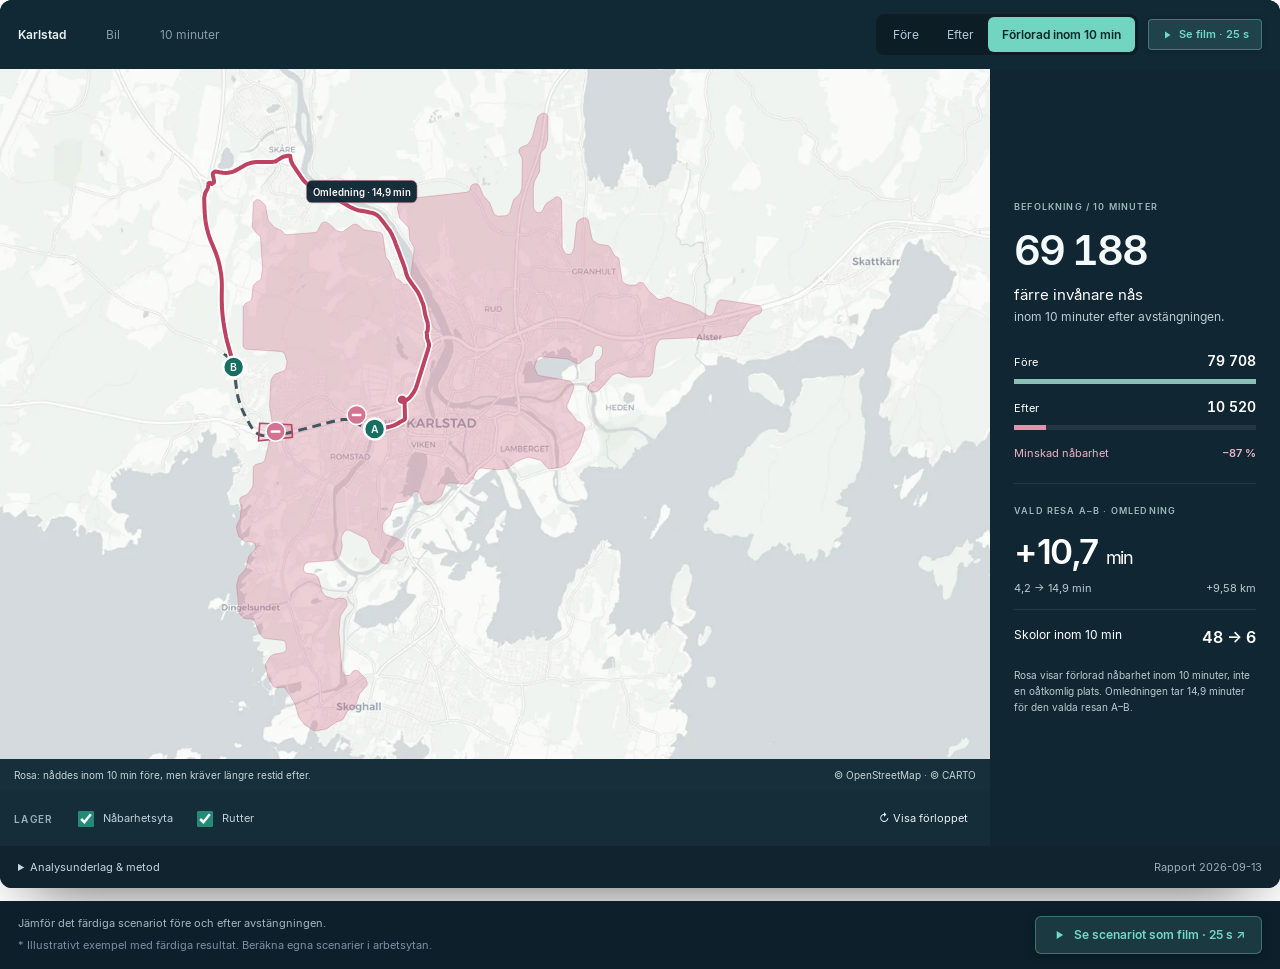
<file: crisis.html>
<!doctype html><html lang="sv"><head><meta charset="utf-8"><meta name="viewport" content="width=device-width,initial-scale=1"><meta name="robots" content="noindex"><title>Karlstad – jämför före och efter</title><link rel="stylesheet" href="style.css"><link rel="stylesheet" href="dark.css"><style>body{margin:0;padding:0;background:transparent}.analysis{box-shadow:0 20px 45px -12px rgba(0,0,0,0.45);border:1px solid rgba(255,255,255,0.08);border-radius:16px;overflow:hidden}.analysis-toolbar{background:#112835;border-bottom:1px solid rgba(255,255,255,0.06)}.film-btn-toolbar{display:inline-flex;align-items:center;gap:6px;background:rgba(114,216,197,.15);border:1px solid rgba(114,216,197,.4);color:#72d8c5;padding:6px 12px;border-radius:4px;font-size:11px;font-weight:600;cursor:pointer;transition:all .2s ease;box-shadow:0 1px 6px rgba(0,0,0,0.2)}.film-btn-toolbar:hover{background:#72d8c5;color:#0b2829;transform:translateY(-1px)}.case-footer{padding:14px 18px;display:flex;justify-content:space-between;align-items:center;flex-wrap:wrap;gap:12px;background:#0d1f2b}.film-action-btn{display:inline-flex;align-items:center;gap:8px;background:rgba(114,216,197,.14);border:1px solid rgba(114,216,197,.38);color:#72d8c5;padding:8px 16px;border-radius:6px;font-size:12px;font-weight:600;cursor:pointer;transition:all .2s ease;box-shadow:0 2px 10px rgba(0,0,0,0.25)}.film-action-btn:hover{background:#72d8c5;color:#0b2829;transform:translateY(-1px)}.disclaimer-note{font-size:11px;color:#94a3b8;opacity:0.85;display:block;margin-top:4px}#film-dialog{width:calc(100% - 20px);max-width:960px;border-radius:10px;padding:20px;border:1px solid rgba(255,255,255,0.15);background:#0d1f2b}.film-header{display:flex;align-items:center;justify-content:space-between;margin-bottom:12px;gap:10px}.film-tabs{display:flex;gap:8px}.film-tab{padding:6px 12px;background:rgba(255,255,255,0.08);border:1px solid rgba(255,255,255,0.12);color:#94a3b8;border-radius:4px;cursor:pointer;font-size:12px;font-weight:600;transition:all .15s ease}.film-tab.active{background:#72d8c5;color:#0b2829;border-color:#72d8c5}.route-time-label{pointer-events:none;transition:opacity .25s ease}.route-time-label rect{fill:#0b2430;fill-opacity:.95;stroke:#e58da3;stroke-opacity:.7;stroke-width:1}.route-time-label text{fill:#fff4f6;font:600 12px Inter,system-ui,sans-serif;text-anchor:middle}.analysis[data-state=baseline] .route-time-label,.analysis.hide-routes .route-time-label,.analysis.tracing .route-time-label{opacity:0}.map{position:relative}.route-mobile-label{display:none;position:absolute;top:19%;left:27%;z-index:3;padding:5px 7px;border:1px solid #e58da3aa;border-radius:5px;background:#0b2430f2;color:#fff4f6;font:600 10px Inter,system-ui,sans-serif;pointer-events:none;transition:opacity .25s ease}.analysis[data-state=baseline] .route-mobile-label,.analysis.hide-routes .route-mobile-label,.analysis.tracing .route-mobile-label{opacity:0}@media(max-width:700px){.route-time-label{display:none}.route-mobile-label{display:block}}@media(max-width:700px){.case-footer p{max-width:none}}</style></head><body><div class="analysis" data-state="diff"><div class="analysis-toolbar"><span class="context"><b>Karlstad</b><span>Bil</span><span>10 minuter</span></span><div style="display:flex;align-items:center;gap:10px;flex-wrap:wrap"><div class="states" role="group" aria-label="Välj scenario"><button data-state="baseline" aria-pressed="false">Före</button><button data-state="crisis" aria-pressed="false">Efter</button><button data-state="diff" aria-pressed="true">Förlorad inom 10 min</button></div><button type="button" class="film-btn-toolbar" id="film-open-toolbar" aria-label="Se scenariot som film"><svg width="12" height="12" viewBox="0 0 24 24" fill="currentColor"><path d="M8 5v14l11-7z"/></svg><span>Se film · 25 s</span></button></div></div>
<div class="analysis-body"><div class="map-column"><div class="map" id="map-container"><svg xmlns="http://www.w3.org/2000/svg" viewBox="170 130 1120 860" role="img" aria-labelledby="maptitle"><title id="maptitle">Karlstad: nåbarhet och omledning vid två avstängningar</title><image href="[data-uri]" x="0" y="0" width="1920" height="1080"/><g class="area area-baseline" fill-rule="evenodd"><path d="M-315.58,601.57 L-316.32,601.19 L-316.71,600.46 L-316.61,599.64 L-316.06,599.01 L-306.23,595.48 L-305.67,595.14 L-305.43,594.86 L-298.61,584.56 L-297.50,576.89 L-297.30,576.34 L-296.89,575.92 L-296.34,575.71 L-268.67,571.26 L-267.91,570.92 L-267.59,570.51 L-267.43,569.95 L-265.20,547.42 L-265.03,546.88 L-264.67,546.46 L-264.18,546.21 L-256.08,543.99 L-247.77,536.39 L-247.45,535.98 L-244.23,526.68 L-244.15,526.15 L-246.35,514.36 L-246.60,513.92 L-254.03,504.82 L-254.61,504.53 L-264.98,501.77 L-265.68,501.33 L-265.95,500.85 L-266.01,500.30 L-265.70,496.72 L-265.55,496.21 L-265.22,495.79 L-264.77,495.52 L-263.98,495.49 L-263.50,495.71 L-262.65,496.37 L-261.88,496.41 L-261.34,496.17 L-257.55,493.56 L-257.05,493.34 L-256.50,493.34 L-255.99,493.55 L-250.72,497.11 L-250.25,497.33 L-239.11,498.40 L-238.56,498.57 L-237.98,499.19 L-232.27,511.17 L-231.80,511.57 L-227.33,514.17 L-226.70,514.24 L-214.88,513.21 L-214.17,512.74 L-211.15,509.24 L-210.84,508.70 L-210.76,508.36 L-206.35,467.77 L-201.98,455.47 L-201.66,455.09 L-198.13,452.13 L-197.65,451.44 L-190.98,433.03 L-190.70,432.56 L-190.25,432.23 L-189.72,432.11 L-189.17,432.20 L-188.71,432.50 L-188.40,432.95 L-185.88,444.85 L-185.97,445.37 L-188.65,452.62 L-188.75,453.28 L-187.45,496.51 L-187.32,497.10 L-186.79,497.71 L-186.22,497.92 L-176.18,499.62 L-175.69,499.80 L-164.52,509.66 L-164.02,509.96 L-163.45,510.05 L-138.93,509.37 L-138.46,509.53 L-126.30,516.31 L-125.63,516.36 L-113.88,514.71 L-113.24,514.49 L-99.20,506.30 L-98.72,505.89 L-98.46,505.31 L-94.67,489.26 L-94.23,488.69 L-88.39,484.29 L-87.83,484.16 L-38.37,482.50 L-37.57,482.26 L-35.90,480.59 L-35.68,480.09 L-34.91,477.22 L-34.88,476.51 L-37.37,470.86 L-37.70,470.38 L-38.12,470.10 L-38.68,469.98 L-62.48,469.08 L-62.98,468.96 L-63.40,468.68 L-68.57,463.60 L-68.86,463.18 L-72.84,446.93 L-73.20,446.22 L-74.79,444.34 L-75.05,444.09 L-75.57,443.84 L-76.14,443.82 L-76.74,444.07 L-78.41,445.21 L-78.88,445.70 L-83.59,460.42 L-84.03,461.07 L-88.29,464.56 L-99.72,467.25 L-100.29,467.26 L-100.81,467.04 L-101.33,466.38 L-109.48,444.49 L-109.87,443.88 L-113.14,440.58 L-113.72,440.20 L-155.58,435.35 L-176.25,430.50 L-177.01,430.69 L-178.94,432.34 L-179.39,432.61 L-180.17,432.65 L-180.65,432.44 L-186.69,428.20 L-186.97,427.77 L-187.08,427.26 L-186.89,426.51 L-186.32,425.98 L-179.61,422.58 L-179.17,422.25 L-178.87,421.77 L-176.55,416.22 L-165.50,403.17 L-164.80,402.73 L-164.24,402.69 L-163.71,402.88 L-163.17,403.51 L-158.29,414.69 L-157.98,415.17 L-157.51,415.49 L-151.83,418.04 L-150.99,418.17 L-113.72,413.87 L-113.14,413.49 L-109.66,409.88 L-107.17,402.59 L-106.93,402.15 L-103.71,399.37 L-103.20,399.10 L-102.63,399.05 L-101.86,399.41 L-99.16,401.93 L-98.84,402.37 L-95.60,415.69 L-95.35,416.24 L-94.90,416.65 L-88.26,420.66 L-62.84,423.67 L-54.56,427.00 L-54.14,427.46 L-51.09,432.90 L-50.70,433.36 L-49.96,433.66 L-49.12,433.47 L-38.36,427.67 L-37.59,427.51 L-37.08,427.65 L-36.51,428.18 L-30.74,437.87 L-30.33,438.20 L-25.54,440.93 L-25.09,441.35 L-22.81,446.90 L-22.71,447.36 L-21.81,469.60 L-21.66,470.21 L-21.48,470.51 L-12.87,481.92 L-12.43,482.33 L-11.87,482.52 L-0.34,484.29 L0.47,484.72 L5.74,490.43 L10.81,504.50 L11.13,505.03 L24.92,515.02 L25.67,515.30 L62.70,511.65 L63.51,511.82 L68.16,515.80 L68.50,516.23 L72.95,531.95 L73.29,532.41 L75.37,534.36 L75.85,534.67 L76.35,534.77 L102.90,530.06 L123.61,522.24 L124.38,522.18 L125.77,522.84 L126.32,522.83 L126.81,522.61 L127.23,522.16 L132.58,513.58 L136.22,482.99 L136.19,482.40 L135.78,481.74 L129.57,477.83 L129.25,477.40 L129.13,476.87 L129.21,476.34 L129.48,475.88 L129.91,475.56 L136.80,472.21 L150.89,458.52 L151.61,458.16 L152.14,458.16 L152.64,458.37 L158.84,462.62 L163.06,470.23 L163.46,470.56 L163.96,470.72 L164.47,470.69 L164.94,470.47 L165.45,469.80 L176.86,440.79 L177.17,440.32 L181.18,436.28 L181.68,435.96 L201.89,432.90 L202.38,432.59 L202.61,432.30 L203.89,430.20 L204.28,423.99 L204.09,423.45 L203.45,422.91 L202.83,422.79 L189.90,422.83 L189.19,422.46 L185.54,418.92 L184.71,418.69 L182.22,418.67 L181.75,418.48 L181.23,417.92 L181.09,417.43 L177.57,380.23 L177.26,379.42 L176.61,378.97 L175.82,378.95 L175.34,379.19 L174.99,379.59 L173.13,384.86 L173.03,385.43 L173.03,393.09 L172.93,393.63 L172.62,394.08 L171.91,394.46 L168.91,394.49 L168.32,394.60 L167.82,394.93 L164.68,398.01 L164.15,398.34 L151.39,399.65 L150.61,399.95 L150.13,400.64 L145.28,414.45 L140.24,420.31 L139.54,420.75 L138.71,420.70 L138.05,420.20 L133.54,413.77 L133.35,413.35 L129.13,377.81 L128.86,377.06 L126.78,373.89 L126.16,373.34 L113.81,370.26 L101.71,373.05 L101.24,373.41 L100.94,374.01 L96.13,391.53 L95.76,392.16 L88.92,396.87 L88.39,397.09 L76.36,396.95 L75.81,396.83 L69.11,392.00 L68.63,391.38 L66.00,377.40 L68.56,363.63 L68.74,363.17 L69.05,362.80 L76.87,356.41 L77.35,355.75 L77.39,354.94 L76.17,349.17 L75.94,348.62 L75.56,348.25 L74.74,348.00 L13.21,347.21 L12.66,347.09 L-3.32,335.64 L-3.66,335.30 L-3.85,334.86 L-8.02,319.10 L-8.31,318.67 L-12.41,314.31 L-13.00,314.06 L-16.91,313.26 L-17.43,313.04 L-17.82,312.63 L-22.91,298.52 L-30.84,290.08 L-31.10,289.69 L-35.10,273.49 L-35.48,272.75 L-37.58,270.43 L-38.39,270.14 L-87.76,266.70 L-88.24,266.58 L-88.64,266.30 L-92.53,262.47 L-92.83,262.04 L-96.82,245.16 L-100.10,241.02 L-100.59,240.62 L-101.13,240.46 L-102.00,240.68 L-105.65,242.85 L-106.11,243.25 L-112.53,256.64 L-112.84,257.06 L-113.28,257.34 L-113.79,257.43 L-114.30,257.33 L-114.91,256.86 L-129.95,236.10 L-130.40,235.80 L-144.81,229.34 L-145.26,229.01 L-145.55,228.53 L-145.58,227.69 L-145.32,227.19 L-141.16,223.78 L-127.31,220.74 L-126.51,220.98 L-126.12,221.37 L-125.92,221.89 L-125.26,225.43 L-124.94,225.91 L-124.18,226.28 L-103.77,225.05 L-102.99,224.79 L-102.10,223.91 L-101.31,223.75 L-100.79,223.90 L-100.37,224.24 L-100.11,224.72 L-99.86,225.83 L-99.52,226.25 L-99.05,226.50 L-82.39,228.37 L-81.92,228.63 L-81.47,229.30 L-79.48,235.76 L-79.06,236.24 L-76.11,238.53 L-75.37,238.84 L-25.45,235.92 L-24.68,236.31 L-19.50,241.40 L-19.22,241.80 L-15.02,257.42 L-14.71,258.03 L-14.44,258.29 L-13.19,259.19 L-12.66,259.33 L-12.11,259.24 L-11.59,258.91 L-5.73,253.33 L-5.48,252.80 L-3.70,245.87 L-3.41,245.46 L-0.32,242.42 L0.48,242.04 L17.43,243.56 L18.06,243.94 L22.59,248.63 L23.07,248.98 L23.58,249.10 L24.81,248.80 L25.35,248.89 L25.82,249.17 L26.51,250.35 L27.11,250.82 L37.41,252.99 L37.87,253.32 L38.23,254.09 L41.29,277.66 L41.15,278.47 L38.29,284.09 L37.73,284.67 L13.55,292.28 L12.82,292.76 L12.54,293.31 L9.98,302.30 L9.92,302.91 L10.11,303.48 L12.51,307.77 L13.11,308.20 L13.66,308.28 L49.57,307.78 L49.93,307.73 L50.46,307.49 L50.84,307.06 L50.98,306.72 L56.19,289.63 L56.46,289.14 L62.96,283.91 L63.44,283.67 L77.08,282.44 L77.90,282.12 L78.38,281.38 L82.70,266.79 L83.10,266.34 L91.51,260.19 L91.94,259.73 L97.06,245.11 L100.54,241.64 L101.24,241.27 L102.02,241.33 L106.00,242.88 L106.62,243.36 L113.40,252.75 L113.67,253.58 L108.34,277.45 L108.04,277.89 L107.59,278.19 L102.63,279.20 L102.19,279.49 L101.89,279.91 L101.76,280.49 L101.15,291.93 L98.46,297.49 L98.44,322.07 L98.52,322.64 L100.87,330.93 L101.30,331.64 L101.99,331.98 L113.34,331.87 L114.04,331.49 L116.23,328.22 L116.84,327.71 L126.44,325.59 L136.06,327.71 L136.66,328.19 L138.82,331.23 L139.56,331.59 L164.79,330.32 L165.39,330.17 L165.83,329.84 L172.24,318.53 L173.92,285.24 L173.83,284.60 L173.31,283.95 L172.72,283.71 L167.12,282.69 L166.67,282.53 L164.79,280.41 L164.52,280.16 L164.00,279.90 L153.82,279.66 L152.74,279.96 L152.17,279.98 L151.64,279.76 L150.93,278.96 L150.42,278.70 L144.84,278.28 L144.30,278.13 L143.86,277.78 L143.60,277.28 L143.55,276.72 L143.74,276.18 L148.01,271.41 L148.46,271.08 L158.56,266.44 L180.76,260.94 L201.28,259.02 L202.08,259.19 L202.65,259.79 L206.80,268.08 L207.24,268.63 L217.32,273.23 L227.16,273.92 L227.70,273.72 L227.99,273.49 L231.44,270.17 L232.16,269.93 L235.01,269.78 L235.70,269.36 L236.06,268.56 L238.24,253.03 L236.96,234.92 L236.51,234.20 L230.17,228.26 L221.91,215.10 L221.71,214.57 L218.88,195.80 L218.55,195.28 L215.25,191.69 L214.81,191.35 L214.29,191.20 L202.72,189.75 L202.23,189.47 L201.90,189.02 L199.88,184.68 L199.34,184.04 L198.80,183.83 L190.37,182.16 L189.78,182.15 L189.29,182.35 L186.80,184.67 L186.33,184.96 L185.79,185.05 L181.46,184.89 L180.87,184.97 L180.24,185.43 L179.95,186.23 L177.09,219.07 L176.93,219.60 L176.59,220.02 L176.11,220.28 L175.57,220.34 L151.87,218.07 L151.36,217.78 L146.93,213.79 L146.62,213.39 L143.76,203.94 L143.70,203.45 L146.19,193.01 L159.43,169.87 L160.02,169.32 L179.63,159.44 L180.01,159.01 L182.64,154.69 L182.85,154.15 L182.84,153.63 L182.62,153.10 L172.63,137.60 L169.27,119.95 L168.87,119.15 L165.09,115.06 L164.40,114.62 L163.89,114.58 L163.34,114.74 L158.61,117.17 L158.13,117.81 L152.07,132.92 L151.71,133.30 L150.99,133.56 L150.47,133.50 L149.95,133.24 L149.62,132.85 L149.44,132.38 L144.71,104.19 L139.76,94.59 L139.38,94.11 L138.90,93.85 L138.35,93.79 L137.76,93.98 L135.26,95.36 L134.67,95.93 L129.75,110.16 L129.40,110.70 L126.94,113.13 L126.27,113.49 L125.75,113.51 L110.29,111.12 L98.83,105.51 L98.41,105.20 L98.14,104.75 L98.05,104.23 L98.16,103.72 L98.46,103.28 L98.89,102.98 L113.40,96.65 L113.87,96.34 L118.83,89.27 L120.31,79.56 L117.99,46.18 L111.18,34.76 L105.91,30.85 L105.55,30.44 L105.35,29.66 L105.62,28.90 L106.02,28.53 L113.45,24.00 L114.02,23.40 L118.83,14.66 L120.31,4.94 L116.40,-99.20 L116.17,-99.96 L114.26,-102.06 L113.50,-102.52 L101.55,-102.89 L101.08,-102.98 L88.54,-110.44 L76.30,-112.23 L75.55,-112.18 L68.34,-109.98 L67.88,-109.61 L63.72,-104.82 L63.11,-104.41 L62.63,-104.34 L51.20,-104.70 L50.70,-104.81 L50.27,-105.10 L45.90,-109.41 L45.61,-109.83 L41.47,-126.46 L38.46,-129.90 L37.98,-130.27 L37.38,-130.42 L0.28,-132.46 L-0.27,-132.28 L-4.54,-129.96 L-5.03,-129.55 L-9.62,-120.38 L-10.12,-119.82 L-10.85,-119.60 L-23.63,-119.42 L-25.06,-118.99 L-25.62,-119.06 L-26.10,-119.35 L-26.44,-119.80 L-31.68,-131.40 L-32.04,-131.77 L-37.24,-135.75 L-37.74,-136.50 L-39.03,-165.43 L-39.34,-166.31 L-39.78,-166.68 L-40.41,-166.84 L-63.98,-168.32 L-64.48,-168.57 L-64.95,-169.24 L-64.96,-170.06 L-64.71,-170.55 L-64.03,-171.01 L-62.77,-171.23 L-53.99,-174.88 L-53.52,-175.17 L-53.11,-175.85 L-50.69,-183.97 L-50.10,-184.55 L-49.28,-184.69 L-33.04,-179.03 L-32.61,-178.63 L-25.54,-168.28 L-24.93,-167.76 L-24.39,-167.62 L-13.61,-166.81 L-13.04,-166.87 L-12.40,-167.28 L-12.11,-167.78 L-6.61,-182.92 L-0.22,-193.70 L0.51,-194.12 L1.08,-194.13 L11.19,-192.11 L11.93,-191.70 L25.11,-177.81 L25.85,-177.56 L29.23,-178.00 L29.96,-177.76 L30.32,-177.39 L35.56,-169.76 L35.95,-169.35 L50.64,-162.68 L56.40,-156.67 L56.76,-155.95 L59.95,-138.07 L60.36,-137.52 L62.52,-135.64 L63.01,-135.46 L63.53,-135.48 L64.27,-135.91 L72.20,-144.01 L72.63,-144.82 L71.88,-161.46 L68.96,-168.74 L68.87,-169.50 L69.05,-169.98 L75.33,-180.60 L75.70,-181.01 L76.47,-181.29 L77.01,-181.21 L80.63,-179.89 L81.27,-179.42 L86.96,-167.92 L87.31,-167.45 L87.75,-167.18 L88.32,-167.08 L99.89,-167.22 L100.51,-167.53 L102.03,-168.76 L102.52,-169.47 L102.53,-170.33 L101.31,-174.73 L101.04,-175.29 L94.84,-180.64 L94.42,-181.26 L91.68,-200.18 L85.82,-217.85 L85.79,-218.66 L86.03,-219.14 L86.68,-219.61 L113.95,-229.15 L118.52,-229.77 L119.06,-229.74 L119.74,-229.33 L122.33,-226.51 L122.84,-226.13 L123.38,-226.01 L123.93,-226.12 L125.28,-226.86 L125.81,-226.87 L126.31,-226.67 L126.70,-226.31 L126.92,-225.83 L128.46,-219.59 L128.68,-219.08 L152.28,-194.68 L152.65,-193.97 L152.47,-169.39 L146.21,-154.97 L143.04,-136.65 L136.22,-125.57 L136.13,-124.95 L136.55,-115.70 L136.68,-115.12 L136.99,-114.69 L137.49,-114.37 L151.16,-108.92 L151.71,-108.80 L152.25,-108.89 L164.09,-112.99 L164.59,-113.07 L201.68,-111.82 L202.41,-111.58 L207.72,-106.39 L208.01,-105.97 L211.93,-89.52 L212.26,-88.83 L214.50,-86.08 L215.19,-85.76 L215.77,-85.78 L226.75,-88.25 L227.30,-88.26 L228.03,-87.88 L233.49,-82.50 L233.78,-82.09 L236.91,-69.70 L237.25,-45.00 L238.94,-41.20 L239.30,-40.69 L239.78,-40.40 L240.60,-40.37 L241.29,-40.81 L243.62,-45.00 L245.64,-59.05 L252.32,-69.73 L252.73,-70.04 L262.47,-74.90 L262.97,-75.62 L264.67,-80.67 L264.95,-81.16 L265.40,-81.49 L265.94,-81.62 L266.75,-81.40 L269.61,-78.58 L269.82,-78.01 L274.36,-44.89 L274.12,4.47 L274.19,5.02 L275.35,9.37 L275.56,9.85 L283.48,18.06 L283.75,18.46 L286.52,29.35 L286.37,30.08 L282.33,38.05 L281.14,54.47 L284.89,65.86 L290.32,71.22 L291.07,71.64 L302.80,74.48 L303.40,74.51 L311.23,71.76 L311.89,71.30 L312.16,70.80 L315.61,60.49 L315.88,60.02 L316.31,59.69 L316.83,59.54 L341.51,57.87 L342.14,57.70 L342.74,57.08 L342.89,56.45 L343.06,51.40 L342.95,50.75 L342.57,50.22 L334.88,42.86 L334.57,42.43 L331.59,29.77 L331.70,4.92 L334.84,-7.53 L335.13,-7.95 L340.73,-13.45 L341.21,-13.76 L341.77,-13.85 L353.20,-13.28 L353.68,-13.44 L354.07,-13.75 L355.59,-16.32 L355.68,-16.84 L356.81,-69.57 L356.72,-70.14 L353.75,-79.19 L348.79,-84.14 L348.44,-84.73 L334.53,-131.27 L331.69,-150.59 L331.38,-151.11 L323.91,-159.55 L323.67,-159.94 L319.71,-176.93 L315.87,-182.00 L301.18,-189.78 L300.82,-190.24 L298.87,-194.28 L296.44,-230.38 L293.38,-242.95 L293.35,-243.49 L293.53,-244.00 L294.13,-244.54 L302.91,-248.78 L303.41,-248.91 L316.47,-247.44 L316.97,-247.29 L317.38,-246.95 L317.70,-246.23 L321.15,-218.92 L324.23,-210.91 L324.73,-210.44 L328.54,-208.12 L353.79,-202.86 L377.82,-208.64 L378.33,-208.66 L378.82,-208.50 L379.36,-207.96 L381.92,-200.49 L381.99,-200.02 L380.37,-191.33 L379.33,-189.28 L378.73,-188.67 L366.98,-185.42 L366.29,-185.03 L361.83,-178.49 L360.09,-169.55 L360.28,-168.87 L369.71,-151.28 L373.99,-134.73 L375.78,-95.16 L376.00,-94.37 L377.98,-90.96 L378.65,-90.53 L379.44,-90.53 L379.91,-90.78 L380.29,-91.25 L382.05,-94.44 L382.25,-95.07 L386.49,-129.25 L386.70,-129.83 L391.34,-134.44 L391.87,-134.77 L404.04,-136.09 L404.71,-136.52 L406.96,-138.98 L407.17,-139.50 L410.79,-156.32 L410.95,-156.74 L416.97,-166.87 L429.55,-174.95 L435.15,-182.71 L435.40,-183.24 L442.15,-206.33 L442.71,-206.91 L446.57,-209.06 L447.21,-209.71 L449.59,-219.16 L448.16,-230.92 L442.02,-242.38 L441.81,-242.69 L441.33,-243.05 L439.80,-243.45 L439.36,-243.75 L438.98,-244.46 L439.06,-245.26 L439.56,-245.88 L459.37,-259.67 L459.70,-260.18 L465.05,-273.48 L465.48,-273.88 L474.57,-279.50 L474.92,-280.01 L477.96,-286.71 L478.51,-287.33 L479.04,-287.51 L479.59,-287.48 L480.09,-287.23 L480.45,-286.80 L480.62,-286.27 L482.24,-270.24 L482.10,-269.48 L481.57,-268.91 L481.09,-268.73 L469.88,-266.77 L469.31,-266.56 L468.91,-266.18 L468.66,-265.34 L468.29,-243.04 L468.17,-242.50 L467.86,-242.06 L465.49,-239.75 L465.04,-239.46 L464.51,-239.36 L458.30,-239.35 L457.60,-238.98 L457.21,-238.29 L456.07,-192.05 L451.05,-176.88 L450.46,-145.34 L450.36,-144.85 L450.10,-144.42 L449.69,-144.12 L439.40,-139.00 L433.81,-138.69 L432.97,-138.39 L432.60,-137.97 L432.42,-137.37 L430.42,-119.22 L430.28,-118.73 L429.75,-118.17 L429.27,-118.00 L419.76,-116.40 L419.22,-116.21 L418.70,-115.67 L418.54,-115.12 L416.96,-102.20 L416.58,-101.59 L414.61,-99.69 L414.36,-99.13 L410.53,-82.66 L410.24,-82.24 L402.30,-74.13 L402.08,-73.61 L398.13,-57.32 L397.85,-56.90 L390.19,-49.25 L389.77,-48.51 L389.12,-20.42 L389.19,-19.83 L398.59,15.40 L398.80,15.88 L403.91,21.24 L404.59,21.66 L419.71,23.12 L420.18,23.25 L420.58,23.54 L426.45,29.78 L439.46,54.53 L446.40,71.05 L448.77,114.98 L448.92,115.59 L449.26,116.03 L449.81,116.33 L466.70,121.63 L467.20,121.92 L467.64,122.66 L472.22,143.52 L472.43,144.04 L473.03,144.56 L491.05,153.45 L491.49,153.80 L491.76,154.30 L491.81,154.86 L489.10,178.88 L490.36,228.07 L490.51,228.74 L491.94,231.86 L492.36,232.24 L492.89,232.42 L493.45,232.37 L493.95,232.11 L496.59,228.84 L496.79,228.53 L496.94,227.88 L498.33,178.89 L495.49,154.79 L495.81,154.02 L496.24,153.67 L503.05,151.72 L503.63,151.42 L504.09,150.68 L505.06,111.41 L505.18,110.89 L505.70,110.27 L506.20,110.07 L506.74,110.08 L507.44,110.46 L507.82,111.17 L511.35,128.90 L511.24,154.10 L513.27,163.63 L520.10,177.84 L520.23,178.40 L520.01,179.21 L518.28,180.99 L517.87,181.67 L513.85,195.08 L513.21,203.45 L515.82,256.25 L515.96,256.83 L516.26,257.25 L517.01,257.63 L529.83,260.15 L530.43,260.16 L531.19,259.73 L541.16,249.77 L541.94,249.54 L544.82,249.57 L545.56,249.99 L555.86,261.39 L559.42,269.94 L559.79,270.49 L560.37,270.83 L568.08,273.36 L568.64,273.45 L576.91,271.48 L577.46,271.23 L577.97,270.55 L580.78,263.29 L581.09,262.80 L581.87,262.41 L631.22,265.59 L631.77,265.53 L636.22,263.27 L636.69,262.90 L643.35,251.22 L643.69,250.82 L644.41,250.53 L644.93,250.56 L645.59,250.97 L656.17,262.50 L656.87,262.94 L657.62,262.93 L660.50,261.52 L661.04,261.08 L668.00,246.09 L668.55,245.47 L669.08,245.29 L669.64,245.33 L670.14,245.59 L670.60,246.28 L676.08,265.12 L676.38,265.54 L681.82,271.00 L682.10,271.22 L682.70,271.45 L694.57,273.47 L709.28,272.41 L710.05,272.57 L710.46,272.91 L710.71,273.38 L715.24,287.66 L723.36,296.44 L728.51,310.37 L728.83,310.90 L732.26,313.39 L732.97,313.67 L745.04,312.84 L745.76,312.38 L748.29,309.60 L748.69,308.87 L752.88,293.07 L753.19,292.65 L761.40,285.14 L761.65,284.63 L763.56,277.81 L764.03,241.43 L763.80,240.87 L756.86,230.08 L756.66,229.59 L756.74,228.80 L757.03,228.36 L757.71,227.97 L769.97,225.11 L770.53,224.86 L770.94,224.41 L776.54,215.29 L783.15,189.17 L783.63,188.60 L786.98,187.10 L787.65,186.55 L794.47,176.83 L794.77,176.06 L795.09,173.70 L795.25,173.20 L795.82,172.65 L796.33,172.50 L796.85,172.55 L797.52,172.97 L797.78,173.43 L799.03,177.06 L799.10,177.61 L798.95,178.15 L798.37,178.74 L797.01,179.02 L796.50,179.31 L796.16,179.77 L796.03,180.41 L795.81,218.43 L792.93,228.28 L792.64,228.68 L786.85,234.17 L786.41,234.92 L785.73,258.07 L785.57,258.50 L779.10,269.93 L777.69,277.90 L777.81,302.63 L777.89,303.20 L779.82,309.70 L782.48,312.60 L783.17,313.03 L783.92,313.03 L786.98,311.53 L787.41,311.21 L787.71,310.75 L793.25,298.01 L793.66,297.63 L802.77,291.95 L803.10,291.55 L807.05,284.58 L807.42,284.16 L807.93,283.92 L808.50,283.90 L809.03,284.11 L809.42,284.51 L812.99,293.66 L813.09,294.15 L813.79,352.57 L816.67,361.38 L820.07,365.03 L820.84,365.48 L821.40,365.48 L821.92,365.26 L825.58,361.37 L828.53,352.81 L831.26,323.17 L831.41,322.65 L833.48,318.67 L833.83,318.23 L834.32,317.97 L840.35,316.15 L840.77,315.85 L844.64,312.01 L845.15,311.80 L845.71,311.81 L846.42,312.22 L846.78,312.97 L851.02,342.59 L851.24,343.20 L851.69,343.66 L858.68,348.34 L859.14,348.56 L872.17,349.86 L872.73,350.04 L873.31,350.69 L878.60,362.77 L878.95,363.13 L879.40,363.34 L883.39,363.67 L883.88,363.92 L884.23,364.35 L884.40,364.87 L887.54,394.77 L887.73,395.39 L888.12,395.82 L888.43,396.00 L896.92,399.71 L906.97,399.20 L907.56,399.05 L908.16,398.50 L909.27,395.37 L909.81,394.67 L910.36,394.45 L912.86,394.05 L913.66,394.15 L914.26,394.68 L922.01,407.01 L922.39,407.45 L934.36,418.06 L935.10,418.26 L935.67,418.13 L946.50,413.51 L947.36,413.43 L948.09,413.87 L951.60,417.87 L952.06,418.24 L972.84,424.32 L997.08,438.76 L997.66,438.97 L998.21,438.93 L998.75,438.65 L1002.01,436.14 L1002.43,435.65 L1007.04,420.25 L1007.39,419.82 L1010.12,417.59 L1010.90,417.28 L1077.78,426.22 L1078.51,426.54 L1078.84,426.96 L1078.98,427.47 L1078.83,428.25 L1078.49,428.66 L1078.03,428.92 L1053.83,436.72 L1053.18,437.10 L1044.89,444.78 L1036.17,460.93 L1035.85,461.33 L1035.42,461.58 L997.95,467.93 L978.54,464.74 L935.42,466.69 L934.85,466.82 L934.37,467.16 L931.79,469.84 L931.48,470.29 L929.88,476.51 L926.46,509.62 L926.10,510.24 L922.36,513.87 L921.61,514.10 L896.92,514.38 L884.80,508.76 L884.27,508.61 L883.72,508.67 L876.98,510.57 L876.44,510.84 L876.05,511.30 L871.77,518.71 L871.10,519.13 L868.89,519.75 L868.32,520.04 L860.50,529.64 L856.01,532.73 L855.55,532.94 L855.04,532.96 L850.50,532.36 L849.69,532.46 L849.28,532.74 L848.96,533.21 L847.51,536.36 L847.13,536.73 L846.64,536.92 L845.86,536.85 L845.42,536.57 L845.11,536.14 L841.04,527.34 L840.93,526.53 L841.13,526.01 L841.52,525.61 L849.22,520.36 L849.82,520.13 L854.54,519.44 L855.03,519.15 L855.35,518.68 L855.46,518.04 L855.05,495.42 L855.42,494.69 L856.14,494.30 L856.69,494.30 L857.79,494.74 L858.43,494.87 L858.99,494.74 L859.45,494.39 L863.74,486.66 L863.95,485.91 L864.40,476.95 L864.34,476.38 L862.48,470.03 L862.11,469.56 L859.92,467.66 L859.14,467.29 L858.35,467.42 L855.76,469.37 L855.26,469.99 L852.30,476.67 L851.64,486.04 L851.31,486.85 L850.84,487.21 L841.40,491.66 L834.54,498.68 L833.84,499.07 L833.30,499.08 L832.80,498.88 L821.11,491.45 L784.41,487.90 L783.56,488.06 L783.15,488.39 L782.87,488.91 L778.94,500.91 L778.85,501.46 L778.98,502.00 L782.91,511.36 L783.25,511.89 L784.06,512.27 L824.57,518.83 L825.24,519.38 L829.37,525.88 L829.47,526.43 L829.34,526.96 L818.79,550.25 L818.65,550.79 L818.71,551.29 L818.98,551.79 L833.35,570.09 L834.12,570.41 L834.75,570.33 L836.39,569.80 L836.90,569.83 L837.37,570.04 L842.57,575.27 L842.86,575.69 L842.96,576.43 L835.21,600.49 L821.10,621.74 L815.04,625.44 L796.73,629.14 L796.21,629.14 L795.72,628.96 L795.34,628.60 L787.57,618.07 L787.05,617.61 L770.76,613.38 L770.09,613.52 L755.21,620.04 L746.92,627.63 L746.16,627.99 L732.53,629.74 L709.17,626.73 L708.58,626.76 L707.91,627.16 L707.61,627.67 L702.62,640.81 L695.30,647.74 L694.89,648.01 L694.16,648.10 L670.74,644.94 L670.14,644.97 L669.66,645.20 L669.15,645.90 L663.31,662.11 L663.03,662.57 L645.55,675.65 L644.83,675.92 L644.07,675.77 L643.52,675.23 L637.20,664.24 L634.47,625.87 L634.22,625.12 L632.75,622.87 L632.09,622.48 L631.32,622.50 L630.87,622.75 L630.50,623.20 L629.45,625.09 L629.23,625.89 L628.67,650.11 L625.67,663.09 L625.33,663.55 L619.38,668.85 L618.87,669.13 L605.10,670.39 L604.27,670.72 L603.80,671.47 L599.57,686.26 L599.29,686.65 L591.16,694.64 L589.42,699.44 L589.35,700.24 L590.39,706.35 L590.66,706.82 L593.70,710.47 L594.25,710.75 L606.54,714.43 L618.87,721.41 L619.22,721.91 L620.17,724.31 L620.15,724.90 L619.34,726.57 L619.04,726.96 L618.62,727.23 L606.90,729.70 L606.57,729.81 L606.06,730.18 L599.97,736.72 L595.52,750.29 L595.08,750.94 L594.35,751.24 L593.82,751.19 L590.39,749.44 L590.02,748.96 L586.05,740.48 L585.76,740.05 L576.83,733.45 L576.54,732.94 L571.94,718.50 L571.55,717.83 L568.72,714.87 L568.24,714.51 L544.62,702.74 L544.02,702.57 L543.22,702.78 L542.64,703.47 L538.06,714.11 L538.05,714.72 L539.79,724.61 L536.85,736.26 L536.48,736.91 L530.99,742.29 L530.58,742.57 L530.10,742.68 L493.80,744.77 L492.94,745.09 L492.45,745.88 L490.36,753.72 L490.32,754.34 L490.54,754.93 L492.32,757.87 L492.94,758.46 L493.52,758.60 L505.09,759.40 L505.73,759.75 L510.09,764.04 L510.47,764.71 L514.42,781.21 L517.69,786.35 L518.17,786.83 L530.36,791.04 L531.18,790.91 L535.00,789.18 L535.49,789.06 L536.23,789.22 L538.17,790.71 L539.00,790.85 L539.53,790.66 L540.07,790.02 L541.51,782.96 L541.73,782.45 L542.38,781.93 L542.93,781.85 L543.71,782.13 L544.08,782.55 L544.25,783.08 L545.96,798.42 L545.93,798.91 L545.72,799.37 L537.41,811.42 L537.18,811.91 L535.38,832.85 L539.14,881.19 L539.36,881.67 L542.84,886.85 L543.49,887.22 L544.31,887.19 L548.99,885.71 L549.59,885.37 L555.09,877.24 L555.82,876.86 L556.63,876.95 L557.08,877.27 L568.50,889.39 L571.95,897.10 L572.07,897.65 L571.95,898.21 L571.63,898.68 L561.52,908.15 L561.19,908.57 L556.08,924.79 L555.85,925.23 L555.27,925.67 L547.08,928.96 L546.60,929.25 L546.26,929.71 L540.58,941.16 L540.21,941.62 L539.69,941.89 L532.56,943.77 L520.49,952.42 L505.92,955.49 L505.38,955.50 L504.88,955.30 L492.78,947.50 L485.31,937.85 L485.07,937.36 L480.92,921.59 L480.69,921.04 L467.85,899.80 L467.22,899.40 L466.41,899.39 L455.88,902.10 L455.36,902.13 L454.87,901.97 L454.32,901.42 L447.11,888.15 L443.13,873.81 L443.09,873.25 L443.27,872.73 L449.14,862.73 L449.63,862.24 L454.85,859.18 L466.75,857.82 L467.12,857.74 L467.63,857.43 L469.84,854.16 L470.09,853.54 L469.59,844.95 L469.35,844.20 L467.64,842.41 L466.89,842.14 L442.70,839.92 L442.10,839.72 L436.98,834.74 L436.70,834.35 L432.36,818.83 L432.00,818.16 L430.02,815.88 L429.52,815.49 L428.91,815.35 L417.48,814.90 L416.99,814.79 L416.56,814.50 L411.88,809.91 L411.52,809.30 L407.73,774.41 L407.77,773.92 L410.78,762.22 L411.05,761.82 L418.79,753.95 L419.11,753.48 L423.12,736.89 L423.42,736.47 L431.43,728.55 L431.66,728.04 L432.38,725.21 L432.42,724.62 L432.24,724.07 L429.99,719.99 L429.34,719.36 L428.73,719.21 L417.13,718.69 L416.58,718.39 L410.65,713.13 L410.31,712.67 L407.44,700.35 L407.42,699.84 L407.58,699.36 L412.30,690.77 L413.92,675.40 L413.85,674.70 L410.38,663.83 L410.13,663.34 L404.89,658.68 L404.40,658.38 L403.56,658.34 L400.43,659.00 L399.63,658.77 L399.24,658.38 L394.00,650.36 L393.90,649.84 L393.83,625.64 L393.52,625.03 L387.94,618.00 L387.28,617.68 L384.15,617.62 L383.65,617.41 L383.27,617.03 L383.04,616.26 L383.01,608.49 L379.44,598.93 L379.09,598.37 L378.61,598.06 L377.96,597.96 L366.65,598.61 L366.05,598.76 L365.62,599.10 L365.27,599.92 L363.29,618.06 L363.01,618.76 L362.63,619.10 L362.15,619.28 L341.05,622.97 L340.23,623.39 L339.83,624.23 L337.33,641.21 L337.14,641.74 L336.76,642.15 L336.24,642.37 L333.17,642.40 L332.58,642.51 L332.08,642.84 L328.93,645.93 L328.49,646.23 L327.97,646.33 L252.52,647.05 L251.94,647.16 L251.50,647.45 L251.20,647.88 L251.08,648.46 L250.92,653.23 L251.02,653.85 L251.36,654.37 L258.96,662.12 L259.22,662.50 L265.33,684.20 L265.88,684.79 L277.89,692.52 L278.18,692.91 L281.39,699.21 L281.54,699.70 L281.41,700.45 L273.85,716.11 L269.49,732.12 L269.28,732.56 L265.63,736.17 L265.26,736.43 L252.75,740.00 L240.51,737.44 L239.83,737.07 L235.81,733.09 L230.42,720.24 L229.87,719.55 L229.30,719.33 L215.27,716.74 L214.55,716.36 L209.40,711.31 L209.12,710.92 L204.74,695.57 L204.30,694.84 L202.32,693.02 L201.68,692.81 L151.58,687.78 L126.95,680.55 L126.50,680.33 L126.16,679.96 L125.22,678.46 L125.01,677.72 L126.29,670.55 L126.63,669.86 L127.05,669.55 L151.40,663.03 L151.96,662.77 L156.20,659.77 L156.64,659.32 L170.61,638.41 L171.08,637.98 L176.98,634.65 L189.00,634.12 L189.55,634.21 L190.02,634.51 L194.82,639.22 L195.10,639.61 L199.61,655.20 L200.08,655.72 L201.15,656.34 L201.92,656.31 L202.37,656.06 L202.82,655.36 L208.48,637.69 L216.44,629.58 L216.78,629.09 L220.35,612.15 L220.68,611.51 L227.38,606.29 L227.94,606.15 L239.98,605.68 L240.49,605.47 L246.60,601.59 L247.18,600.95 L247.28,600.17 L247.10,599.66 L243.33,595.47 L243.00,594.78 L242.95,581.48 L240.44,573.43 L240.13,572.86 L239.39,572.43 L152.41,571.94 L151.67,572.35 L151.35,572.90 L147.13,584.76 L147.03,585.34 L147.03,590.11 L146.80,590.88 L146.42,591.27 L145.92,591.48 L144.04,591.54 L143.55,591.74 L139.50,595.67 L139.03,595.98 L138.48,596.07 L126.80,595.65 L126.35,595.56 L114.33,588.47 L113.80,588.26 L113.22,588.28 L97.56,591.63 L97.04,591.84 L96.67,592.18 L96.43,592.70 L89.49,618.05 L89.05,618.74 L88.57,619.01 L88.02,619.06 L87.49,618.90 L86.92,618.32 L83.34,611.40 L83.19,610.88 L82.33,600.97 L82.64,600.23 L85.79,596.36 L86.10,595.75 L86.56,576.25 L86.42,575.53 L81.90,564.88 L81.38,564.22 L76.39,560.48 L75.65,560.18 L58.91,561.47 L58.11,561.29 L57.55,560.68 L51.06,547.19 L50.73,546.72 L50.05,546.37 L0.58,545.80 L0.03,545.68 L-6.72,540.82 L-7.13,540.35 L-12.20,521.90 L-12.61,521.19 L-13.04,520.92 L-13.60,520.81 L-24.02,520.66 L-24.39,520.69 L-24.92,520.93 L-25.31,521.36 L-25.46,521.69 L-31.14,539.30 L-39.45,547.70 L-45.14,561.73 L-50.30,568.69 L-57.85,575.33 L-58.32,576.08 L-58.35,576.69 L-56.68,588.11 L-56.43,588.58 L-48.09,599.59 L-47.85,600.07 L-47.82,600.60 L-48.14,601.33 L-48.96,601.99 L-49.71,602.14 L-50.21,602.01 L-51.12,601.23 L-51.62,601.05 L-62.39,601.52 L-65.88,600.72 L-66.50,600.16 L-70.82,592.77 L-71.23,592.30 L-71.74,592.06 L-87.73,591.69 L-88.39,591.81 L-91.20,593.80 L-91.64,594.27 L-93.52,599.94 L-93.80,600.42 L-94.50,600.86 L-99.39,602.12 L-100.00,602.72 L-100.17,603.34 L-100.82,613.36 L-100.96,613.87 L-101.27,614.30 L-101.73,614.57 L-102.26,614.66 L-113.38,614.29 L-113.96,614.52 L-117.36,616.73 L-117.76,617.09 L-118.00,617.58 L-122.60,632.51 L-125.85,635.84 L-126.34,636.16 L-151.23,640.04 L-163.28,638.44 L-163.90,638.01 L-164.21,637.32 L-166.75,620.45 L-166.74,619.96 L-164.97,615.61 L-164.57,615.22 L-164.06,615.02 L-163.24,615.11 L-162.79,615.44 L-161.00,618.27 L-160.56,618.59 L-160.04,618.72 L-139.38,615.71 L-138.85,615.53 L-138.42,615.17 L-134.10,609.95 L-130.31,593.11 L-129.93,592.42 L-126.50,589.05 L-126.00,588.74 L-114.12,587.17 L-113.59,587.01 L-113.15,586.65 L-110.21,583.28 L-109.83,582.54 L-105.95,566.13 L-105.64,565.69 L-97.41,557.99 L-94.59,551.67 L-94.65,550.86 L-94.98,550.35 L-100.47,544.66 L-101.21,544.23 L-125.59,543.53 L-126.14,543.61 L-126.62,543.89 L-135.35,551.10 L-138.51,557.23 L-139.14,557.85 L-163.60,563.88 L-164.14,564.12 L-167.95,568.19 L-170.41,575.67 L-173.20,600.32 L-173.32,600.76 L-174.62,602.66 L-175.22,603.15 L-175.98,603.24 L-177.38,602.79 L-177.97,602.84 L-185.71,607.16 L-186.45,607.21 L-191.30,606.17 L-191.80,605.95 L-192.31,605.31 L-194.05,600.67 L-195.86,551.33 L-198.04,543.56 L-198.34,543.14 L-201.02,540.39 L-201.49,540.06 L-201.98,539.93 L-202.48,540.00 L-202.98,540.28 L-205.71,542.49 L-206.14,543.02 L-209.97,559.99 L-210.22,560.40 L-214.14,564.71 L-214.64,565.06 L-215.24,565.16 L-226.42,564.59 L-226.97,564.45 L-227.58,563.85 L-230.39,558.51 L-230.78,558.02 L-231.34,557.74 L-239.56,555.41 L-240.13,555.35 L-249.58,555.89 L-250.11,556.01 L-258.99,561.80 L-259.52,562.40 L-264.86,581.74 L-265.10,582.22 L-265.50,582.58 L-266.01,582.75 L-273.68,583.84 L-283.18,589.63 L-283.53,590.16 L-289.93,604.93 L-290.43,605.53 L-290.92,605.74 L-291.44,605.75 L-315.58,601.57 Z "/></g><g class="area area-crisis" fill-rule="evenodd"><path d="M-315.58,601.57 L-316.32,601.19 L-316.71,600.46 L-316.61,599.64 L-316.06,599.01 L-306.23,595.48 L-305.67,595.14 L-305.43,594.86 L-298.61,584.56 L-297.50,576.89 L-297.30,576.34 L-296.89,575.92 L-296.34,575.71 L-268.67,571.26 L-267.91,570.92 L-267.59,570.51 L-267.43,569.95 L-265.20,547.42 L-265.03,546.88 L-264.67,546.46 L-264.18,546.21 L-256.08,543.99 L-247.77,536.39 L-247.45,535.98 L-244.23,526.68 L-244.15,526.15 L-246.35,514.36 L-246.60,513.92 L-254.03,504.82 L-254.61,504.53 L-264.98,501.77 L-265.68,501.33 L-265.95,500.85 L-266.01,500.30 L-265.70,496.72 L-265.55,496.21 L-265.22,495.79 L-264.77,495.52 L-263.98,495.49 L-263.50,495.71 L-262.65,496.37 L-261.88,496.41 L-261.34,496.17 L-257.55,493.56 L-257.05,493.34 L-256.50,493.34 L-255.99,493.55 L-250.72,497.11 L-250.25,497.33 L-239.11,498.40 L-238.56,498.57 L-237.98,499.19 L-232.27,511.17 L-231.80,511.57 L-227.33,514.17 L-226.70,514.24 L-214.88,513.21 L-214.17,512.74 L-211.15,509.24 L-210.84,508.70 L-210.76,508.36 L-206.35,467.77 L-201.98,455.47 L-201.66,455.09 L-198.13,452.13 L-197.65,451.44 L-190.98,433.03 L-190.70,432.56 L-190.25,432.23 L-189.72,432.11 L-189.17,432.20 L-188.71,432.50 L-188.40,432.95 L-185.88,444.85 L-185.97,445.37 L-188.65,452.62 L-188.75,453.28 L-187.45,496.51 L-187.32,497.10 L-186.79,497.71 L-186.22,497.92 L-176.18,499.62 L-175.69,499.80 L-164.52,509.66 L-164.02,509.96 L-163.45,510.05 L-138.93,509.37 L-138.46,509.53 L-126.30,516.31 L-125.63,516.36 L-113.88,514.71 L-113.24,514.49 L-99.20,506.30 L-98.72,505.89 L-98.46,505.31 L-94.67,489.26 L-94.23,488.69 L-88.39,484.29 L-87.83,484.16 L-38.37,482.50 L-37.57,482.26 L-35.90,480.59 L-35.68,480.09 L-34.91,477.22 L-34.88,476.51 L-37.37,470.86 L-37.70,470.38 L-38.12,470.10 L-38.68,469.98 L-62.48,469.08 L-62.98,468.96 L-63.40,468.68 L-68.57,463.60 L-68.86,463.18 L-72.84,446.93 L-73.20,446.22 L-74.79,444.34 L-75.05,444.09 L-75.57,443.84 L-76.14,443.82 L-76.74,444.07 L-78.41,445.21 L-78.88,445.70 L-83.59,460.42 L-84.03,461.07 L-88.29,464.56 L-99.72,467.25 L-100.29,467.26 L-100.81,467.04 L-101.33,466.38 L-109.48,444.49 L-109.87,443.88 L-113.14,440.58 L-113.72,440.20 L-155.58,435.35 L-176.25,430.50 L-177.01,430.69 L-178.94,432.34 L-179.39,432.61 L-180.17,432.65 L-180.65,432.44 L-186.69,428.20 L-186.97,427.77 L-187.08,427.26 L-186.89,426.51 L-186.32,425.98 L-179.61,422.58 L-179.17,422.25 L-178.87,421.77 L-176.55,416.22 L-165.50,403.17 L-164.80,402.73 L-164.24,402.69 L-163.71,402.88 L-163.17,403.51 L-158.29,414.69 L-157.98,415.17 L-157.51,415.49 L-151.83,418.04 L-150.99,418.17 L-113.72,413.87 L-113.14,413.49 L-109.66,409.88 L-107.17,402.59 L-106.93,402.15 L-103.71,399.37 L-103.20,399.10 L-102.63,399.05 L-101.86,399.41 L-99.16,401.93 L-98.84,402.37 L-95.60,415.69 L-95.35,416.24 L-94.90,416.65 L-88.26,420.66 L-62.84,423.67 L-54.56,427.00 L-54.14,427.46 L-51.09,432.90 L-50.70,433.36 L-49.96,433.66 L-49.12,433.47 L-38.36,427.67 L-37.59,427.51 L-37.08,427.65 L-36.51,428.18 L-30.74,437.87 L-30.33,438.20 L-25.54,440.93 L-25.09,441.35 L-22.81,446.90 L-22.71,447.36 L-21.81,469.60 L-21.66,470.21 L-21.48,470.51 L-12.87,481.92 L-12.43,482.33 L-11.87,482.52 L-0.34,484.29 L0.47,484.72 L5.74,490.43 L10.81,504.50 L11.13,505.03 L24.92,515.02 L25.67,515.30 L62.70,511.65 L63.51,511.82 L68.16,515.80 L68.50,516.23 L72.95,531.95 L73.29,532.41 L75.37,534.36 L75.85,534.67 L76.35,534.77 L102.90,530.06 L123.61,522.24 L124.38,522.18 L125.77,522.84 L126.32,522.83 L126.81,522.61 L127.23,522.16 L132.58,513.58 L136.22,482.99 L136.19,482.40 L135.78,481.74 L129.57,477.83 L129.25,477.40 L129.13,476.87 L129.21,476.34 L129.48,475.88 L129.91,475.56 L136.80,472.21 L150.89,458.52 L151.61,458.16 L152.14,458.16 L152.64,458.37 L158.84,462.62 L163.06,470.23 L163.46,470.56 L163.96,470.72 L164.47,470.69 L164.94,470.47 L165.45,469.80 L176.86,440.79 L177.17,440.32 L181.18,436.28 L181.68,435.96 L201.89,432.90 L202.38,432.59 L202.61,432.30 L203.89,430.20 L204.28,423.99 L204.09,423.45 L203.45,422.91 L202.83,422.79 L189.90,422.83 L189.19,422.46 L185.54,418.92 L184.71,418.69 L182.22,418.67 L181.75,418.48 L181.23,417.92 L181.09,417.43 L177.57,380.23 L177.26,379.42 L176.61,378.97 L175.82,378.95 L175.34,379.19 L174.99,379.59 L173.13,384.86 L173.03,385.43 L173.03,393.09 L172.93,393.63 L172.62,394.08 L171.91,394.46 L168.91,394.49 L168.32,394.60 L167.82,394.93 L164.68,398.01 L164.15,398.34 L151.39,399.65 L150.61,399.95 L150.13,400.64 L145.28,414.45 L140.24,420.31 L139.54,420.75 L138.71,420.70 L138.05,420.20 L133.54,413.77 L133.35,413.35 L129.13,377.81 L128.86,377.06 L126.78,373.89 L126.16,373.34 L113.81,370.26 L101.71,373.05 L101.24,373.41 L100.94,374.01 L96.13,391.53 L95.76,392.16 L88.92,396.87 L88.39,397.09 L76.36,396.95 L75.81,396.83 L69.11,392.00 L68.63,391.38 L66.00,377.40 L68.56,363.63 L68.74,363.17 L69.05,362.80 L76.87,356.41 L77.35,355.75 L77.39,354.94 L76.17,349.17 L75.94,348.62 L75.56,348.25 L74.74,348.00 L13.21,347.21 L12.66,347.09 L-3.32,335.64 L-3.66,335.30 L-3.85,334.86 L-8.02,319.10 L-8.31,318.67 L-12.41,314.31 L-13.00,314.06 L-16.91,313.26 L-17.43,313.04 L-17.82,312.63 L-22.91,298.52 L-30.84,290.08 L-31.10,289.69 L-35.10,273.49 L-35.48,272.75 L-37.58,270.43 L-38.39,270.14 L-87.76,266.70 L-88.24,266.58 L-88.64,266.30 L-92.53,262.47 L-92.83,262.04 L-96.82,245.16 L-100.10,241.02 L-100.59,240.62 L-101.13,240.46 L-102.00,240.68 L-105.65,242.85 L-106.11,243.25 L-112.53,256.64 L-112.84,257.06 L-113.28,257.34 L-113.79,257.43 L-114.30,257.33 L-114.91,256.86 L-129.95,236.10 L-130.40,235.80 L-144.81,229.34 L-145.26,229.01 L-145.55,228.53 L-145.58,227.69 L-145.32,227.19 L-141.16,223.78 L-127.31,220.74 L-126.51,220.98 L-126.12,221.37 L-125.92,221.89 L-125.26,225.43 L-124.94,225.91 L-124.18,226.28 L-103.77,225.05 L-102.99,224.79 L-102.10,223.91 L-101.31,223.75 L-100.79,223.90 L-100.37,224.24 L-100.11,224.72 L-99.86,225.83 L-99.52,226.25 L-99.05,226.50 L-82.39,228.37 L-81.92,228.63 L-81.47,229.30 L-79.48,235.76 L-79.06,236.24 L-76.11,238.53 L-75.37,238.84 L-25.45,235.92 L-24.68,236.31 L-19.50,241.40 L-19.22,241.80 L-15.02,257.42 L-14.71,258.03 L-14.44,258.29 L-13.19,259.19 L-12.66,259.33 L-12.11,259.24 L-11.59,258.91 L-5.73,253.33 L-5.48,252.80 L-3.70,245.87 L-3.41,245.46 L-0.32,242.42 L0.48,242.04 L17.43,243.56 L18.06,243.94 L22.59,248.63 L23.07,248.98 L23.58,249.10 L24.81,248.80 L25.35,248.89 L25.82,249.17 L26.51,250.35 L27.11,250.82 L37.41,252.99 L37.87,253.32 L38.23,254.09 L41.29,277.66 L41.15,278.47 L38.29,284.09 L37.73,284.67 L13.55,292.28 L12.82,292.76 L12.54,293.31 L9.98,302.30 L9.92,302.91 L10.11,303.48 L12.51,307.77 L13.11,308.20 L13.66,308.28 L49.57,307.78 L49.93,307.73 L50.46,307.49 L50.84,307.06 L50.98,306.72 L56.19,289.63 L56.46,289.14 L62.96,283.91 L63.44,283.67 L77.08,282.44 L77.90,282.12 L78.38,281.38 L82.70,266.79 L83.10,266.34 L91.51,260.19 L91.94,259.73 L97.06,245.11 L100.54,241.64 L101.24,241.27 L102.02,241.33 L106.00,242.88 L106.62,243.36 L113.40,252.75 L113.67,253.58 L108.34,277.45 L108.04,277.89 L107.59,278.19 L102.63,279.20 L102.19,279.49 L101.89,279.91 L101.76,280.49 L101.15,291.93 L98.46,297.49 L98.44,322.07 L98.52,322.64 L100.87,330.93 L101.30,331.64 L101.99,331.98 L113.34,331.87 L114.04,331.49 L116.23,328.22 L116.84,327.71 L126.44,325.59 L136.06,327.71 L136.66,328.19 L138.82,331.23 L139.56,331.59 L164.79,330.32 L165.39,330.17 L165.83,329.84 L172.24,318.53 L173.92,285.24 L173.83,284.60 L173.31,283.95 L172.72,283.71 L167.12,282.69 L166.67,282.53 L164.79,280.41 L164.52,280.16 L164.00,279.90 L153.82,279.66 L152.74,279.96 L152.17,279.98 L151.64,279.76 L150.93,278.96 L150.42,278.70 L144.84,278.28 L144.30,278.13 L143.86,277.78 L143.60,277.28 L143.55,276.72 L143.74,276.18 L148.01,271.41 L148.46,271.08 L158.56,266.44 L180.76,260.94 L201.28,259.02 L202.08,259.19 L202.65,259.79 L206.80,268.08 L207.24,268.63 L217.32,273.23 L227.16,273.92 L227.70,273.72 L227.99,273.49 L231.44,270.17 L232.16,269.93 L235.01,269.78 L235.70,269.36 L236.06,268.56 L238.24,253.03 L236.96,234.92 L236.51,234.20 L230.17,228.26 L221.91,215.10 L221.71,214.57 L218.88,195.80 L218.55,195.28 L215.25,191.69 L214.81,191.35 L214.29,191.20 L202.72,189.75 L202.23,189.47 L201.90,189.02 L199.88,184.68 L199.34,184.04 L198.80,183.83 L190.37,182.16 L189.78,182.15 L189.29,182.35 L186.80,184.67 L186.33,184.96 L185.79,185.05 L181.46,184.89 L180.87,184.97 L180.24,185.43 L179.95,186.23 L177.09,219.07 L176.93,219.60 L176.59,220.02 L176.11,220.28 L175.57,220.34 L151.87,218.07 L151.36,217.78 L146.93,213.79 L146.62,213.39 L143.76,203.94 L143.70,203.45 L146.19,193.01 L159.43,169.87 L160.02,169.32 L179.63,159.44 L180.01,159.01 L182.64,154.69 L182.85,154.15 L182.84,153.63 L182.62,153.10 L172.63,137.60 L169.27,119.95 L168.87,119.15 L165.09,115.06 L164.40,114.62 L163.89,114.58 L163.34,114.74 L158.61,117.17 L158.13,117.81 L152.07,132.92 L151.71,133.30 L150.99,133.56 L150.47,133.50 L149.95,133.24 L149.62,132.85 L149.44,132.38 L144.71,104.19 L139.76,94.59 L139.38,94.11 L138.90,93.85 L138.35,93.79 L137.76,93.98 L135.26,95.36 L134.67,95.93 L129.75,110.16 L129.40,110.70 L126.94,113.13 L126.27,113.49 L125.75,113.51 L110.29,111.12 L98.83,105.51 L98.41,105.20 L98.14,104.75 L98.05,104.23 L98.16,103.72 L98.46,103.28 L98.89,102.98 L113.40,96.65 L113.87,96.34 L118.83,89.27 L120.31,79.56 L117.99,46.18 L111.18,34.76 L105.91,30.85 L105.55,30.44 L105.35,29.66 L105.62,28.90 L106.02,28.53 L113.45,24.00 L114.02,23.40 L118.83,14.66 L120.31,4.94 L116.40,-99.20 L116.17,-99.96 L114.26,-102.06 L113.50,-102.52 L101.55,-102.89 L101.08,-102.98 L88.54,-110.44 L76.30,-112.23 L75.55,-112.18 L68.34,-109.98 L67.88,-109.61 L63.72,-104.82 L63.11,-104.41 L62.63,-104.34 L51.20,-104.70 L50.70,-104.81 L50.27,-105.10 L45.90,-109.41 L45.61,-109.83 L41.47,-126.46 L38.46,-129.90 L37.98,-130.27 L37.38,-130.42 L0.28,-132.46 L-0.27,-132.28 L-4.54,-129.96 L-5.03,-129.55 L-9.62,-120.38 L-10.12,-119.82 L-10.85,-119.60 L-23.63,-119.42 L-25.06,-118.99 L-25.62,-119.06 L-26.10,-119.35 L-26.44,-119.80 L-31.68,-131.40 L-32.04,-131.77 L-37.24,-135.75 L-37.74,-136.50 L-39.03,-165.43 L-39.34,-166.31 L-39.78,-166.68 L-40.41,-166.84 L-63.98,-168.32 L-64.48,-168.57 L-64.95,-169.24 L-64.96,-170.06 L-64.71,-170.55 L-64.03,-171.01 L-62.77,-171.23 L-53.99,-174.88 L-53.52,-175.17 L-53.11,-175.85 L-50.69,-183.97 L-50.10,-184.55 L-49.28,-184.69 L-33.04,-179.03 L-32.61,-178.63 L-25.54,-168.28 L-24.93,-167.76 L-24.39,-167.62 L-13.61,-166.81 L-13.04,-166.87 L-12.40,-167.28 L-12.11,-167.78 L-6.61,-182.92 L-0.22,-193.70 L0.51,-194.12 L1.08,-194.13 L11.19,-192.11 L11.93,-191.70 L25.11,-177.81 L25.85,-177.56 L29.23,-178.00 L29.96,-177.76 L30.32,-177.39 L35.56,-169.76 L35.95,-169.35 L50.64,-162.68 L56.40,-156.67 L56.76,-155.95 L59.95,-138.07 L60.36,-137.52 L62.52,-135.64 L63.01,-135.46 L63.53,-135.48 L64.27,-135.91 L72.20,-144.01 L72.63,-144.82 L71.88,-161.46 L68.96,-168.74 L68.87,-169.50 L69.05,-169.98 L75.33,-180.60 L75.70,-181.01 L76.47,-181.29 L77.01,-181.21 L80.63,-179.89 L81.27,-179.42 L86.96,-167.92 L87.31,-167.45 L87.75,-167.18 L88.32,-167.08 L99.89,-167.22 L100.51,-167.53 L102.03,-168.76 L102.52,-169.47 L102.53,-170.33 L101.31,-174.73 L101.04,-175.29 L94.84,-180.64 L94.42,-181.26 L91.68,-200.18 L85.82,-217.85 L85.79,-218.66 L86.03,-219.14 L86.68,-219.61 L113.95,-229.15 L118.52,-229.77 L119.06,-229.74 L119.74,-229.33 L122.33,-226.51 L122.84,-226.13 L123.38,-226.01 L123.93,-226.12 L125.28,-226.86 L125.81,-226.87 L126.31,-226.67 L126.70,-226.31 L126.92,-225.83 L128.46,-219.59 L128.68,-219.08 L152.28,-194.68 L152.65,-193.97 L152.47,-169.39 L146.21,-154.97 L143.04,-136.65 L136.22,-125.57 L136.13,-124.95 L136.55,-115.70 L136.68,-115.12 L136.99,-114.69 L137.49,-114.37 L151.16,-108.92 L151.71,-108.80 L152.25,-108.89 L164.09,-112.99 L164.59,-113.07 L201.68,-111.82 L202.41,-111.58 L207.72,-106.39 L208.01,-105.97 L211.93,-89.52 L212.26,-88.83 L214.50,-86.08 L215.19,-85.76 L215.77,-85.78 L226.75,-88.25 L227.30,-88.26 L228.03,-87.88 L233.49,-82.50 L233.78,-82.09 L236.91,-69.70 L237.25,-45.00 L238.94,-41.20 L239.30,-40.69 L239.78,-40.40 L240.60,-40.37 L241.29,-40.81 L243.62,-45.00 L245.64,-59.05 L252.32,-69.73 L252.73,-70.04 L262.47,-74.90 L262.97,-75.62 L264.67,-80.67 L264.95,-81.16 L265.40,-81.49 L265.94,-81.62 L266.75,-81.40 L269.61,-78.58 L269.82,-78.01 L274.36,-44.89 L274.12,4.47 L274.19,5.02 L275.35,9.37 L275.56,9.85 L283.48,18.06 L283.75,18.46 L286.52,29.35 L286.37,30.08 L282.33,38.05 L281.14,54.47 L284.89,65.86 L290.32,71.22 L291.07,71.64 L302.80,74.48 L303.40,74.51 L311.23,71.76 L311.89,71.30 L312.16,70.80 L315.61,60.49 L315.88,60.02 L316.31,59.69 L316.83,59.54 L341.51,57.87 L342.14,57.70 L342.74,57.08 L342.89,56.45 L343.06,51.40 L342.95,50.75 L342.57,50.22 L334.88,42.86 L334.57,42.43 L331.59,29.77 L331.70,4.92 L334.84,-7.53 L335.13,-7.95 L340.73,-13.45 L341.21,-13.76 L341.77,-13.85 L353.20,-13.28 L353.68,-13.44 L354.07,-13.75 L355.59,-16.32 L355.68,-16.84 L356.81,-69.57 L356.72,-70.14 L353.75,-79.19 L348.79,-84.14 L348.44,-84.73 L334.53,-131.27 L331.69,-150.59 L331.38,-151.11 L323.91,-159.55 L323.67,-159.94 L319.71,-176.93 L315.87,-182.00 L301.18,-189.78 L300.82,-190.24 L298.87,-194.28 L296.44,-230.38 L293.38,-242.95 L293.35,-243.49 L293.53,-244.00 L294.13,-244.54 L302.91,-248.78 L303.41,-248.91 L316.47,-247.44 L316.97,-247.29 L317.38,-246.95 L317.70,-246.23 L321.15,-218.92 L324.23,-210.91 L324.73,-210.44 L328.54,-208.12 L353.79,-202.86 L377.82,-208.64 L378.33,-208.66 L378.82,-208.50 L379.36,-207.96 L381.92,-200.49 L381.99,-200.02 L380.37,-191.33 L379.33,-189.28 L378.73,-188.67 L366.98,-185.42 L366.29,-185.03 L361.83,-178.49 L360.09,-169.55 L360.28,-168.87 L369.71,-151.28 L373.99,-134.73 L375.78,-95.16 L376.00,-94.37 L377.98,-90.96 L378.65,-90.53 L379.44,-90.53 L379.91,-90.78 L380.29,-91.25 L382.05,-94.44 L382.25,-95.07 L386.49,-129.25 L386.70,-129.83 L391.34,-134.44 L391.87,-134.77 L404.04,-136.09 L404.71,-136.52 L406.96,-138.98 L407.17,-139.50 L410.79,-156.32 L410.95,-156.74 L416.97,-166.87 L429.55,-174.95 L435.15,-182.71 L435.40,-183.24 L442.15,-206.33 L442.71,-206.91 L446.57,-209.06 L447.21,-209.71 L449.59,-219.16 L448.16,-230.92 L442.02,-242.38 L441.81,-242.69 L441.33,-243.05 L439.80,-243.45 L439.36,-243.75 L438.98,-244.46 L439.06,-245.26 L439.56,-245.88 L459.37,-259.67 L459.70,-260.18 L465.05,-273.48 L465.48,-273.88 L474.57,-279.50 L474.92,-280.01 L478.10,-286.95 L478.51,-287.33 L479.04,-287.51 L479.59,-287.48 L480.09,-287.23 L480.45,-286.80 L480.62,-286.27 L482.24,-270.24 L482.10,-269.48 L481.57,-268.91 L481.09,-268.73 L469.88,-266.77 L469.31,-266.56 L468.91,-266.18 L468.66,-265.34 L468.29,-243.04 L468.17,-242.50 L467.86,-242.06 L465.49,-239.75 L465.04,-239.46 L464.51,-239.36 L458.30,-239.35 L457.60,-238.98 L457.21,-238.29 L456.07,-192.05 L451.05,-176.88 L450.46,-145.34 L450.36,-144.85 L450.10,-144.42 L449.69,-144.12 L439.66,-139.10 L439.11,-138.96 L433.50,-138.64 L433.00,-138.38 L432.63,-137.94 L432.46,-137.32 L431.18,-120.14 L431.06,-119.65 L430.78,-119.25 L428.37,-116.86 L427.94,-116.57 L427.43,-116.45 L419.94,-116.25 L419.33,-116.12 L418.71,-115.55 L418.52,-114.95 L416.96,-102.20 L416.58,-101.59 L414.61,-99.69 L414.36,-99.13 L410.53,-82.66 L410.24,-82.24 L402.30,-74.13 L402.08,-73.61 L398.13,-57.32 L397.85,-56.90 L390.19,-49.25 L389.77,-48.51 L389.12,-20.42 L389.19,-19.83 L398.69,15.68 L398.99,16.11 L403.91,21.24 L404.59,21.66 L419.71,23.12 L420.18,23.25 L420.58,23.54 L426.35,29.62 L446.39,71.05 L448.77,114.98 L448.92,115.59 L449.26,116.03 L449.81,116.33 L466.70,121.63 L467.20,121.92 L467.64,122.66 L472.22,143.52 L472.43,144.04 L473.03,144.56 L491.05,153.45 L491.65,154.04 L491.81,154.86 L489.10,178.88 L490.36,228.07 L490.51,228.74 L491.94,231.86 L492.36,232.24 L492.89,232.42 L493.71,232.27 L494.20,231.85 L496.59,228.84 L496.79,228.53 L496.94,227.88 L498.33,178.89 L495.49,154.79 L495.81,154.02 L496.24,153.67 L503.05,151.72 L503.63,151.42 L504.09,150.68 L505.06,111.41 L505.18,110.89 L505.49,110.44 L506.20,110.07 L506.74,110.08 L507.23,110.29 L507.74,110.91 L511.38,129.18 L511.24,154.10 L513.27,163.63 L520.10,177.84 L520.23,178.40 L520.01,179.21 L518.28,180.99 L517.87,181.67 L513.85,195.08 L513.21,203.45 L515.82,256.25 L515.96,256.83 L516.26,257.25 L517.01,257.63 L529.83,260.15 L530.43,260.16 L531.19,259.73 L541.16,249.77 L541.94,249.54 L544.82,249.57 L545.56,249.99 L555.86,261.39 L559.42,269.94 L559.79,270.49 L560.37,270.83 L568.08,273.36 L568.64,273.45 L576.91,271.48 L577.46,271.23 L577.97,270.55 L580.78,263.29 L581.09,262.80 L581.87,262.41 L631.22,265.59 L631.77,265.53 L636.22,263.27 L636.69,262.90 L643.35,251.22 L643.69,250.82 L644.41,250.53 L644.93,250.56 L645.59,250.97 L656.17,262.50 L656.87,262.94 L657.62,262.93 L660.50,261.52 L661.04,261.08 L667.40,247.38 L667.96,246.76 L668.76,246.57 L669.53,246.87 L670.00,247.55 L670.51,251.83 L675.99,265.03 L683.34,275.23 L684.17,275.60 L700.58,277.68 L701.09,277.85 L701.50,278.20 L701.74,278.68 L701.79,279.22 L701.63,279.73 L701.28,280.14 L697.77,283.01 L697.04,283.31 L632.34,290.49 L631.84,290.46 L631.38,290.24 L627.87,286.63 L627.35,286.27 L619.36,284.75 L618.79,284.89 L618.48,285.09 L612.78,289.59 L612.39,290.04 L608.14,302.46 L608.05,303.06 L611.56,316.93 L612.02,317.71 L622.31,327.37 L622.62,327.79 L622.75,328.30 L623.70,343.30 L623.92,343.79 L629.41,352.14 L629.63,352.84 L623.10,401.38 L622.80,402.07 L622.42,402.40 L620.57,403.09 L620.01,403.17 L619.46,403.02 L619.02,402.67 L611.13,393.18 L610.65,392.91 L607.01,391.61 L606.31,391.06 L598.05,369.54 L597.70,368.98 L594.09,365.09 L593.79,364.58 L590.78,335.03 L590.62,334.46 L590.07,333.90 L589.51,333.71 L567.02,330.67 L561.06,327.79 L560.74,327.46 L556.83,322.05 L556.41,321.65 L555.68,321.43 L555.17,321.52 L554.68,321.83 L543.40,332.09 L540.78,333.41 L539.96,333.52 L532.88,330.89 L532.32,330.91 L531.33,331.32 L530.77,331.29 L530.27,331.04 L529.91,330.61 L529.14,328.20 L528.65,327.44 L518.85,318.96 L518.35,318.67 L517.84,318.59 L517.05,318.87 L514.78,320.44 L514.37,320.84 L508.86,333.18 L508.58,333.60 L508.16,333.89 L507.68,334.01 L472.50,336.22 L472.14,336.28 L471.63,336.56 L469.19,339.61 L468.47,339.94 L467.69,339.83 L467.26,339.52 L466.98,339.07 L465.71,332.37 L465.29,331.55 L464.74,331.21 L455.51,327.87 L455.09,327.64 L447.13,318.38 L446.96,317.90 L444.04,299.61 L443.60,298.97 L435.40,291.85 L435.15,291.30 L432.37,278.11 L430.86,276.07 L430.42,275.67 L429.93,275.50 L429.41,275.52 L428.93,275.73 L428.56,276.10 L428.32,276.91 L427.34,327.57 L427.64,328.20 L433.76,336.09 L434.44,336.42 L436.47,336.45 L436.99,336.55 L437.60,337.03 L437.82,337.50 L440.29,377.52 L438.54,393.49 L438.36,394.04 L437.97,394.47 L437.44,394.70 L434.05,394.74 L433.19,394.99 L428.80,399.51 L428.43,400.10 L426.54,419.56 L426.40,420.06 L426.09,420.46 L425.41,420.80 L420.77,420.82 L420.16,420.94 L419.65,421.31 L416.41,424.69 L416.01,425.44 L415.83,476.65 L416.75,478.51 L417.19,478.88 L417.81,479.04 L464.65,482.22 L467.02,483.58 L467.53,484.11 L470.97,494.51 L469.60,504.58 L469.30,505.27 L468.69,505.70 L455.09,510.56 L454.55,511.11 L450.74,517.46 L450.55,517.93 L448.99,550.84 L453.40,575.58 L453.38,576.17 L442.34,620.30 L442.02,620.74 L441.29,621.08 L429.58,622.79 L428.98,623.00 L428.43,623.63 L428.32,624.26 L428.50,650.10 L428.28,650.61 L421.91,660.02 L417.49,662.44 L416.65,662.59 L404.44,658.25 L403.86,658.27 L400.43,659.00 L399.88,658.90 L399.24,658.38 L394.11,650.58 L393.91,650.12 L393.02,623.50 L392.90,622.93 L392.56,622.44 L387.90,617.88 L387.07,617.65 L384.15,617.62 L383.65,617.41 L383.27,617.03 L383.04,616.26 L383.01,608.49 L379.44,598.93 L379.09,598.37 L378.33,597.98 L366.65,598.61 L366.05,598.76 L365.62,599.10 L365.27,599.92 L363.29,618.06 L363.01,618.76 L362.63,619.10 L362.15,619.28 L341.05,622.97 L340.23,623.39 L339.83,624.23 L337.33,641.21 L337.14,641.74 L336.76,642.15 L336.24,642.37 L333.17,642.40 L332.58,642.51 L332.08,642.84 L328.94,645.92 L328.49,646.22 L327.96,646.32 L253.93,645.78 L253.34,645.89 L252.72,646.38 L252.49,646.93 L251.08,653.09 L251.06,653.71 L251.48,654.49 L258.92,662.08 L259.21,662.52 L262.82,679.70 L263.00,680.19 L265.18,684.12 L265.71,684.70 L280.24,694.86 L280.60,695.50 L281.58,699.34 L281.62,699.82 L281.49,700.28 L273.85,716.11 L269.41,732.35 L269.12,732.75 L265.63,736.17 L265.04,736.51 L252.75,740.00 L240.26,737.36 L239.83,737.07 L235.81,733.09 L230.42,720.24 L230.08,719.72 L229.30,719.33 L215.01,716.66 L214.55,716.36 L209.25,711.13 L209.04,710.70 L204.74,695.57 L204.30,694.84 L202.32,693.02 L201.69,692.81 L145.74,686.46 L126.89,680.52 L126.48,680.18 L126.23,679.71 L124.84,675.18 L124.89,674.63 L126.21,670.41 L126.48,669.93 L126.92,669.58 L151.40,663.03 L151.96,662.77 L156.20,659.77 L156.64,659.32 L170.61,638.41 L171.08,637.98 L176.98,634.65 L189.00,634.12 L189.55,634.21 L190.02,634.51 L194.82,639.22 L195.10,639.61 L199.61,655.20 L200.08,655.72 L201.15,656.34 L201.92,656.31 L202.37,656.06 L202.82,655.36 L208.48,637.69 L216.44,629.58 L216.78,629.09 L220.35,612.15 L220.68,611.51 L227.38,606.29 L227.94,606.15 L239.98,605.68 L240.49,605.47 L246.60,601.59 L247.18,600.95 L247.28,600.17 L247.10,599.66 L243.33,595.47 L243.00,594.78 L242.95,581.48 L240.44,573.43 L240.30,573.10 L239.92,572.67 L239.39,572.43 L239.03,572.39 L152.41,571.94 L151.67,572.35 L151.35,572.90 L147.13,584.76 L147.03,585.34 L147.03,590.11 L146.80,590.88 L146.42,591.27 L145.92,591.48 L144.04,591.54 L143.55,591.74 L139.50,595.67 L139.03,595.98 L138.48,596.07 L126.80,595.65 L126.35,595.56 L114.33,588.47 L113.80,588.26 L113.22,588.28 L97.56,591.63 L97.04,591.84 L96.67,592.18 L96.43,592.70 L89.49,618.05 L89.24,618.54 L88.82,618.90 L88.30,619.06 L87.75,619.01 L87.26,618.75 L86.92,618.32 L83.34,611.40 L83.19,610.88 L82.33,600.97 L82.64,600.23 L85.79,596.36 L86.10,595.75 L86.56,576.25 L86.42,575.53 L81.90,564.88 L81.60,564.42 L76.39,560.48 L75.65,560.18 L58.91,561.47 L58.11,561.29 L57.55,560.68 L51.06,547.19 L50.73,546.72 L50.05,546.37 L0.58,545.80 L0.03,545.68 L-6.72,540.82 L-7.13,540.35 L-12.16,522.03 L-12.63,521.28 L-13.39,520.96 L-26.08,522.22 L-26.69,522.41 L-27.11,522.78 L-27.37,523.37 L-31.02,538.93 L-31.23,539.40 L-39.45,547.70 L-45.14,561.73 L-50.50,568.91 L-57.85,575.33 L-58.23,575.82 L-58.35,576.69 L-56.68,588.11 L-56.43,588.58 L-48.09,599.59 L-47.85,600.07 L-47.82,600.60 L-48.14,601.33 L-48.96,601.99 L-49.71,602.14 L-50.21,602.01 L-51.12,601.23 L-51.62,601.05 L-62.39,601.52 L-65.88,600.72 L-66.50,600.16 L-70.82,592.77 L-71.23,592.30 L-71.74,592.06 L-87.73,591.69 L-88.39,591.81 L-91.20,593.80 L-91.64,594.27 L-93.52,599.94 L-93.80,600.42 L-94.50,600.86 L-99.39,602.12 L-100.00,602.72 L-100.17,603.34 L-100.82,613.36 L-100.96,613.87 L-101.27,614.30 L-101.73,614.57 L-102.26,614.66 L-113.38,614.29 L-113.96,614.52 L-117.36,616.73 L-117.76,617.09 L-118.00,617.58 L-122.60,632.51 L-125.85,635.84 L-126.34,636.16 L-151.23,640.04 L-163.28,638.44 L-163.90,638.01 L-164.21,637.32 L-166.75,620.45 L-166.74,619.96 L-164.97,615.61 L-164.57,615.22 L-164.06,615.02 L-163.24,615.11 L-162.79,615.44 L-161.00,618.27 L-160.56,618.59 L-160.04,618.72 L-139.38,615.71 L-138.85,615.53 L-138.42,615.17 L-134.10,609.95 L-130.31,593.11 L-129.93,592.42 L-126.50,589.05 L-126.00,588.74 L-114.12,587.17 L-113.59,587.01 L-113.15,586.65 L-110.21,583.28 L-109.83,582.54 L-105.95,566.13 L-105.64,565.69 L-97.41,557.99 L-94.59,551.67 L-94.65,550.86 L-94.98,550.35 L-100.47,544.66 L-101.21,544.23 L-125.59,543.53 L-126.14,543.61 L-126.62,543.89 L-135.35,551.10 L-138.51,557.23 L-139.14,557.85 L-163.60,563.88 L-164.14,564.12 L-167.95,568.19 L-170.41,575.67 L-173.20,600.32 L-173.32,600.76 L-174.62,602.66 L-175.22,603.15 L-175.98,603.24 L-177.38,602.79 L-177.97,602.84 L-185.71,607.16 L-186.45,607.21 L-191.30,606.17 L-191.80,605.95 L-192.31,605.31 L-194.05,600.67 L-195.86,551.33 L-198.04,543.56 L-198.34,543.14 L-201.02,540.39 L-201.49,540.06 L-201.98,539.93 L-202.48,540.00 L-202.98,540.28 L-205.71,542.49 L-206.14,543.02 L-209.97,559.99 L-210.22,560.40 L-214.14,564.71 L-214.64,565.06 L-215.24,565.16 L-226.42,564.59 L-226.97,564.45 L-227.58,563.85 L-230.39,558.51 L-230.78,558.02 L-231.34,557.74 L-239.56,555.41 L-240.13,555.35 L-249.58,555.89 L-250.11,556.01 L-258.99,561.80 L-259.52,562.40 L-264.86,581.74 L-265.10,582.22 L-265.50,582.58 L-266.01,582.75 L-273.68,583.84 L-283.18,589.63 L-283.53,590.16 L-289.93,604.93 L-290.43,605.53 L-290.92,605.74 L-291.44,605.75 L-315.58,601.57 Z "/></g><g class="area area-diff" fill-rule="evenodd"><path d="M407.93,774.71 L408.08,772.71 L410.78,762.71 L411.81,761.18 L417.96,754.64 L419.15,752.87 L423.11,737.51 L424.22,735.87 L430.92,728.91 L431.76,727.06 L431.95,725.83 L431.65,723.69 L431.09,722.46 L429.35,720.36 L427.43,719.42 L419.00,718.72 L416.64,718.01 L411.55,713.55 L410.80,712.70 L409.88,710.66 L407.92,701.97 L407.83,700.03 L408.42,698.17 L411.68,691.94 L412.43,689.45 L413.77,675.52 L411.83,668.23 L412.03,666.09 L413.02,664.20 L414.65,662.81 L418.74,661.56 L422.08,659.53 L427.83,651.01 L428.31,648.68 L428.74,627.80 L429.16,625.79 L429.64,624.88 L430.28,624.07 L431.95,622.87 L440.28,620.47 L442.11,618.98 L443.26,616.59 L453.20,576.20 L449.03,550.23 L450.65,518.41 L451.34,516.69 L454.02,512.31 L455.69,510.58 L465.97,506.49 L468.15,505.11 L469.40,503.19 L470.68,496.26 L470.75,494.60 L470.43,492.98 L468.24,486.31 L466.87,483.94 L464.99,482.61 L462.90,482.11 L421.07,479.25 L419.05,478.72 L417.38,477.49 L416.74,476.66 L415.98,474.72 L416.20,426.52 L416.93,424.63 L419.62,421.71 L424.48,419.70 L426.05,417.99 L426.84,415.49 L428.52,400.91 L429.69,398.90 L431.98,396.38 L433.01,395.50 L436.60,393.80 L438.07,392.14 L438.83,389.76 L440.19,378.32 L437.79,339.86 L436.68,337.77 L433.96,335.82 L432.61,334.50 L428.50,328.77 L427.53,326.49 L428.80,298.11 L429.37,295.92 L429.98,294.95 L431.71,293.49 L432.76,293.05 L435.01,292.85 L437.16,293.57 L443.30,299.13 L444.25,301.40 L446.87,316.64 L447.62,318.76 L453.98,326.33 L455.20,327.44 L463.94,331.27 L465.48,332.75 L466.65,334.62 L467.44,335.37 L469.38,336.34 L471.55,336.49 L473.16,336.19 L505.94,333.86 L507.98,332.79 L508.78,331.96 L512.99,323.75 L514.31,322.02 L516.20,320.93 L518.36,320.66 L519.44,320.84 L521.39,321.81 L527.55,326.59 L530.74,330.58 L533.12,331.75 L536.90,332.73 L538.40,332.95 L540.77,332.50 L552.29,324.36 L554.11,323.49 L556.13,323.33 L558.07,323.90 L558.93,324.44 L565.72,329.65 L567.57,330.64 L585.68,333.42 L587.61,334.08 L589.18,335.41 L589.75,336.26 L590.38,338.21 L593.86,363.97 L595.05,366.03 L597.43,368.83 L598.38,370.43 L606.00,389.83 L607.45,391.38 L611.02,393.26 L615.59,397.51 L617.65,398.34 L619.87,398.28 L621.89,397.36 L622.72,396.62 L623.85,394.71 L624.18,393.34 L629.30,355.20 L629.34,353.62 L628.42,350.97 L623.91,343.28 L622.75,330.08 L622.22,327.95 L620.96,326.16 L612.56,317.68 L611.43,316.03 L611.11,315.08 L608.50,304.46 L608.39,302.35 L611.97,291.56 L613.11,289.63 L618.43,285.71 L620.63,285.20 L627.20,286.46 L631.64,289.61 L633.70,290.20 L635.06,290.19 L694.20,283.62 L696.44,282.96 L698.06,281.65 L699.09,279.84 L699.89,276.23 L701.23,274.45 L703.16,273.35 L704.93,273.02 L707.00,273.16 L708.87,274.05 L710.28,275.55 L715.34,287.60 L723.35,296.73 L728.14,308.97 L729.51,311.16 L731.21,312.45 L733.73,313.44 L742.65,312.93 L744.92,312.34 L746.79,310.91 L748.52,308.70 L752.85,293.71 L754.05,292.07 L760.91,285.44 L761.86,283.48 L763.22,278.89 L763.57,276.62 L764.00,243.19 L763.69,241.11 L760.05,233.92 L759.83,232.88 L760.00,230.76 L760.94,228.87 L762.52,227.46 L770.27,224.37 L772.19,222.36 L776.47,215.24 L783.09,190.08 L784.44,188.31 L787.61,185.69 L789.61,185.00 L791.72,185.10 L792.72,185.45 L794.44,186.69 L795.09,187.53 L795.87,189.49 L795.80,217.53 L795.58,219.07 L792.73,228.21 L787.28,234.29 L786.50,236.16 L785.53,258.05 L779.69,268.89 L778.92,271.05 L777.69,278.67 L777.99,302.62 L779.30,305.78 L780.80,307.82 L782.75,308.92 L784.98,309.17 L786.09,308.94 L788.05,307.85 L788.83,307.03 L792.73,299.32 L793.94,297.68 L801.47,292.77 L804.61,290.01 L806.63,289.34 L808.74,289.48 L810.65,290.39 L812.08,291.95 L812.75,293.45 L813.10,295.34 L813.77,350.89 L813.97,352.46 L814.52,353.94 L816.55,357.96 L818.01,359.88 L818.89,360.51 L820.93,361.19 L823.07,361.04 L824.99,360.10 L826.41,358.49 L828.20,353.74 L828.62,351.83 L831.65,322.49 L833.19,319.65 L834.69,318.00 L840.00,315.59 L842.21,315.53 L844.27,316.34 L845.85,317.89 L846.38,318.87 L850.81,340.70 L851.20,341.99 L852.38,343.79 L857.78,347.61 L859.24,348.36 L869.62,349.82 L871.73,350.52 L873.40,352.01 L873.98,352.97 L878.17,361.54 L879.71,362.97 L882.21,364.20 L883.86,365.87 L884.68,368.07 L888.61,394.15 L889.78,396.06 L891.86,397.49 L896.98,399.51 L903.77,399.35 L905.92,398.88 L908.29,397.14 L910.30,396.19 L912.53,396.10 L913.62,396.39 L914.62,396.89 L916.22,398.45 L921.75,406.53 L923.11,408.07 L932.83,416.48 L933.88,416.94 L936.15,417.18 L945.22,414.50 L947.21,414.60 L948.16,414.91 L952.20,418.05 L953.73,418.71 L973.52,424.73 L994.33,436.96 L996.50,437.77 L997.53,437.84 L999.54,437.40 L1000.62,436.81 L1002.12,435.39 L1003.07,433.47 L1006.89,421.16 L1007.50,420.24 L1008.94,418.94 L1009.91,418.30 L1012.13,417.70 L1057.77,424.54 L1058.79,424.80 L1060.61,425.87 L1061.90,427.54 L1062.28,428.53 L1062.46,430.63 L1061.85,432.65 L1061.27,433.53 L1059.66,434.90 L1053.14,437.35 L1045.77,443.98 L1044.26,445.85 L1036.25,459.42 L1035.53,460.39 L1033.55,461.75 L998.08,467.82 L977.68,464.79 L938.42,466.69 L935.93,467.31 L934.14,468.73 L933.34,469.93 L930.00,476.60 L926.62,507.66 L925.87,509.91 L923.41,512.60 L922.46,513.15 L920.33,513.65 L898.51,514.32 L896.09,513.85 L884.92,509.10 L882.17,509.22 L879.11,510.02 L876.88,511.07 L875.87,512.01 L860.89,529.13 L857.18,531.82 L855.01,532.67 L850.49,532.69 L848.47,532.00 L846.86,530.60 L846.29,529.70 L845.90,528.70 L845.71,526.58 L846.34,524.54 L846.94,523.65 L848.57,522.28 L853.34,519.49 L854.14,518.62 L855.12,516.47 L855.28,496.98 L856.09,494.98 L856.76,494.14 L860.23,491.96 L860.98,491.20 L863.77,485.84 L864.08,478.89 L863.33,476.86 L861.87,475.27 L859.91,474.36 L857.76,474.28 L855.74,475.02 L854.87,475.67 L853.60,477.42 L851.43,485.34 L850.19,487.06 L849.34,487.72 L842.51,491.11 L840.54,492.49 L835.96,496.65 L833.74,497.41 L831.41,497.20 L822.36,492.20 L819.55,491.32 L788.19,488.56 L786.89,488.57 L784.91,489.15 L783.28,490.43 L782.68,491.27 L779.40,500.42 L779.46,502.48 L779.85,503.71 L782.00,508.77 L783.38,510.83 L785.24,512.02 L786.57,512.38 L822.88,518.67 L823.85,519.14 L825.41,520.60 L827.41,523.35 L828.33,525.40 L828.37,527.65 L828.06,528.73 L820.14,548.10 L819.73,549.49 L819.80,551.80 L820.96,554.13 L831.60,567.82 L833.50,569.48 L836.75,570.45 L839.06,572.14 L841.52,575.36 L841.92,576.39 L842.11,578.57 L835.37,599.84 L834.71,601.22 L820.97,621.60 L815.68,624.96 L813.85,625.67 L799.69,628.40 L797.34,628.34 L796.22,627.94 L794.36,626.49 L788.36,619.24 L786.36,617.61 L771.42,613.75 L768.77,614.27 L755.28,620.10 L747.30,626.89 L746.42,627.52 L744.37,628.20 L731.74,629.63 L713.14,627.36 L710.52,627.57 L709.45,628.03 L707.71,629.59 L702.53,640.62 L695.97,646.79 L693.74,647.55 L692.56,647.56 L672.87,645.76 L670.91,646.31 L670.04,646.85 L668.66,648.35 L668.09,649.50 L663.69,660.87 L662.57,662.66 L649.71,672.12 L647.72,673.03 L645.53,673.10 L644.47,672.81 L643.49,672.31 L641.90,670.80 L637.62,664.51 L636.83,660.54 L635.81,658.57 L635.02,657.77 L634.10,657.15 L631.96,656.53 L630.85,656.55 L628.74,657.26 L627.08,658.74 L624.96,663.56 L619.17,668.60 L617.09,669.29 L606.85,670.65 L605.88,671.07 L604.26,672.42 L603.16,674.53 L599.38,686.18 L592.28,693.53 L590.68,696.03 L589.66,699.39 L590.16,704.54 L590.83,706.67 L592.45,708.89 L594.30,710.48 L606.23,714.40 L613.71,718.50 L615.36,719.94 L615.95,720.87 L616.51,722.99 L616.47,724.09 L615.75,726.17 L614.29,727.80 L612.31,728.74 L606.52,730.32 L604.60,731.75 L600.11,736.81 L597.26,744.01 L595.82,745.60 L594.90,746.16 L593.89,746.53 L591.75,746.66 L589.72,745.97 L588.85,745.34 L588.11,744.56 L585.59,740.17 L577.33,733.54 L576.22,731.60 L571.83,718.63 L568.67,715.01 L549.30,705.24 L547.02,704.59 L544.93,704.82 L543.08,705.83 L541.59,707.67 L539.15,712.14 L538.37,714.72 L539.62,724.60 L537.22,734.71 L536.91,735.62 L535.84,737.22 L531.78,741.32 L529.97,742.18 L528.98,742.35 L497.33,744.86 L495.90,745.13 L493.88,746.23 L492.49,748.07 L491.49,751.63 L491.37,753.99 L492.07,755.97 L493.46,757.55 L495.33,758.49 L503.12,759.28 L505.39,759.98 L509.49,763.64 L510.42,765.59 L514.51,781.14 L517.93,786.14 L520.22,787.50 L529.71,790.61 L530.95,790.60 L534.81,789.55 L540.31,789.48 L541.38,789.67 L543.30,790.66 L544.70,792.31 L545.36,794.37 L545.65,796.75 L545.68,797.73 L545.23,799.62 L538.10,810.57 L537.24,812.44 L535.45,832.07 L539.27,880.42 L540.65,882.77 L542.88,885.01 L543.83,885.57 L545.96,886.07 L547.06,886.00 L549.10,885.21 L549.96,884.53 L552.69,881.01 L554.51,879.84 L556.64,879.45 L558.76,879.91 L560.54,881.15 L568.32,889.35 L570.69,894.77 L570.76,896.91 L570.00,898.92 L561.34,908.66 L556.39,923.00 L555.23,924.98 L553.36,926.32 L548.65,928.39 L546.42,930.00 L541.16,939.54 L539.76,941.24 L537.81,942.26 L532.58,943.88 L520.19,952.35 L507.56,954.99 L505.47,955.00 L503.53,954.24 L492.97,947.50 L485.31,937.59 L481.01,922.23 L480.11,920.11 L469.19,902.28 L467.52,901.02 L465.50,900.47 L458.42,901.18 L456.28,901.01 L454.36,900.04 L452.95,898.40 L447.51,888.83 L446.94,887.38 L443.92,874.84 L443.77,873.75 L444.12,871.58 L449.15,863.29 L451.15,861.38 L455.14,859.25 L464.85,857.72 L466.30,857.35 L468.28,856.04 L469.05,855.06 L469.85,852.81 L469.28,845.88 L468.27,843.96 L466.61,842.57 L465.61,842.15 L443.97,839.78 L441.61,838.97 L436.87,834.29 L431.29,819.52 L430.12,817.51 L429.36,816.81 L427.53,815.88 L417.94,814.72 L415.82,813.45 L412.46,810.09 L411.61,808.35 L411.42,807.40 L407.93,774.71 Z "/></g><path class="baseline-route" d="M404.22,501.49 L403.73,498.96 L403.87,497.96 L403.94,497.70 L403.99,497.47 L404.21,496.92 L404.52,496.38 L404.84,495.94 L406.62,493.98 L407.07,493.44 L407.45,492.85 L408.26,491.39 L408.39,491.16 L407.88,490.89 L407.23,490.51 L406.26,490.09 L404.75,489.65 L403.73,489.46 L402.63,489.37 L401.76,489.29 L400.88,489.21 L399.33,489.08 L398.16,488.88 L397.50,488.68 L396.74,488.26 L395.51,487.58 L393.99,486.40 L393.62,486.07 L394.57,484.69 L394.89,484.25 L395.98,483.02 L396.44,482.50 L396.87,482.11 L397.16,481.89 L397.63,481.65 L397.92,481.55 L398.31,481.49 L398.46,481.52 L398.50,481.52 L398.67,481.58 L398.86,481.74 L399.01,481.90 L399.10,482.07 L399.33,482.42 L399.83,484.18 L400.79,487.71 L400.89,488.16 L400.98,488.44 L401.42,490.19 L401.69,491.42 L403.23,498.26 L404.24,503.61 L404.71,506.25 L404.83,506.96 L405.95,514.47 L407.98,529.66 L408.53,533.25 L409.24,536.94 L409.84,539.47 L410.50,541.95 L411.22,544.52 L412.16,547.32 L412.76,548.97 L413.52,550.82 L414.26,552.79 L415.05,554.68 L415.96,556.72 L417.38,559.77 L418.44,561.89 L419.45,563.83 L420.27,565.48 L421.92,568.44 L424.08,572.47 L426.84,577.17 L427.77,578.58 L428.92,580.12 L430.00,581.37 L431.18,582.52 L432.26,583.41 L433.30,584.13 L434.61,584.89 L435.50,585.32 L436.40,585.71 L437.58,586.17 L438.80,586.57 L440.10,586.80 L441.35,586.97 L442.56,587.06 L444.11,587.11 L445.97,587.08 L447.84,586.97 L454.88,586.20 L465.69,584.81 L471.84,583.67 L477.59,582.40 L485.70,580.30 L489.90,579.21 L492.37,578.57 L503.07,575.74 L513.70,572.98 L524.06,570.23 L527.71,569.32 L531.37,568.48 L536.38,567.57 L539.93,566.98 L542.43,566.96 L544.61,566.80 L546.04,566.67 L546.70,566.59 L547.31,566.54 L548.22,566.45 L548.70,566.49 L548.96,566.57 L549.13,566.74 L549.24,567.08 L549.21,567.46 L549.04,567.80 L549.49,568.09 L549.91,568.33 L550.27,568.46 L550.73,568.58 L551.73,568.76 L552.48,568.88 L553.23,569.08 L554.81,569.71 L555.59,570.02 L556.38,570.38 L556.96,570.67 L557.25,570.85 L558.15,571.47 L559.13,572.33 L559.97,572.82 L560.92,573.34 L561.21,573.51 L561.93,573.79 L563.34,574.17 L567.67,575.35 L569.71,575.90 L572.35,576.53 L574.02,576.97 L575.04,577.23 L576.63,577.64 L579.54,578.07 L579.95,578.11 L579.91,578.59"/><path class="detour-halo" d="M579.91,578.59 L579.95,578.11 L581.01,578.19 L583.32,578.26 L584.13,578.28 L585.66,578.28 L587.27,578.17 L589.18,577.96 L590.48,577.77 L593.67,577.12 L595.78,576.60 L599.24,575.67 L603.98,574.19 L607.02,572.70 L608.72,571.85 L609.59,571.37 L610.37,570.96 L611.00,570.36 L612.95,569.26 L614.85,568.27 L616.16,567.64 L617.22,567.00 L617.46,566.64 L617.86,565.97 L617.76,561.21 L617.64,556.52 L617.63,555.26 L617.60,554.19 L617.45,550.68 L617.45,549.67 L617.42,547.24 L617.29,543.01 L617.22,542.49 L617.12,542.07 L616.91,541.46 L616.71,541.12 L616.52,540.81 L616.26,540.50 L615.95,540.24 L615.37,539.88 L614.63,539.62 L614.13,539.58 L613.70,539.62 L612.99,539.80 L612.69,539.93 L611.88,540.80 L611.72,541.04 L611.59,541.45 L611.46,541.91 L611.42,542.30 L611.45,542.71 L611.55,543.12 L611.72,543.55 L612.02,543.98 L612.50,544.35 L612.93,544.58 L613.57,544.74 L614.25,544.83 L614.60,544.91 L615.06,544.85 L615.72,544.68 L616.18,544.48 L616.77,544.26 L617.73,543.91 L618.85,543.19 L622.67,540.56 L623.33,539.88 L624.03,539.13 L624.90,538.15 L626.03,536.73 L627.05,535.34 L628.39,533.35 L629.70,531.17 L631.09,528.29 L632.23,525.41 L633.96,519.95 L636.17,512.88 L641.37,496.22 L642.81,491.56 L644.96,484.67 L645.34,483.47 L645.83,482.12 L646.65,479.17 L647.17,477.47 L647.56,476.10 L647.73,475.12 L647.75,474.30 L647.76,473.46 L647.64,472.42 L647.45,471.57 L647.16,470.51 L646.64,468.97 L645.94,467.13 L645.43,465.58 L645.23,464.50 L645.21,463.52 L645.23,460.89 L645.10,460.11 L645.00,459.33 L644.82,458.99 L644.76,458.70 L644.78,458.40 L644.87,458.12 L645.10,457.80 L645.43,457.59 L645.88,456.82 L646.15,455.31 L646.32,452.36 L646.47,449.32 L646.27,448.67 L646.18,448.04 L646.15,447.70 L646.12,447.39 L646.12,446.86 L646.06,446.56 L646.02,446.02 L644.23,440.39 L643.91,439.31 L643.77,438.66 L642.73,434.72 L642.65,434.24 L642.45,433.01 L642.35,432.44 L641.87,429.47 L641.34,426.68 L640.99,425.14 L640.58,423.75 L639.77,421.55 L638.88,419.48 L638.78,419.26 L637.17,415.20 L636.08,412.62 L635.44,411.14 L635.01,410.28 L634.67,409.56 L633.91,408.20 L632.11,405.54 L631.94,405.29 L628.88,401.07 L628.83,401.01 L627.88,399.67 L625.57,396.47 L622.46,391.99 L621.23,389.87 L621.12,389.68 L620.58,388.23 L619.55,385.46 L619.53,385.41 L619.49,385.31 L617.70,378.63 L616.28,374.18 L615.07,371.06 L611.98,363.03 L610.49,358.75 L610.04,357.63 L608.89,354.80 L606.42,348.37 L605.14,344.73 L604.03,342.02 L601.50,336.26 L598.54,331.13 L596.97,329.08 L594.32,325.55 L590.23,320.16 L588.75,318.26 L587.64,316.78 L587.02,316.01 L586.48,315.37 L585.54,314.38 L584.64,313.50 L583.69,312.77 L582.73,312.04 L581.63,311.35 L580.06,310.52 L578.72,309.94 L577.54,309.51 L576.15,309.16 L575.47,309.10 L573.88,308.82 L571.44,308.18 L570.31,307.97 L566.79,307.33 L562.78,306.61 L558.95,305.93 L555.29,304.63 L551.16,302.83 L547.81,301.09 L546.36,300.21 L540.47,296.70 L537.23,294.76 L533.85,292.90 L530.25,291.34 L527.79,290.60 L523.27,289.23 L519.88,288.27 L518.15,287.67 L517.71,287.49 L516.14,286.85 L512.65,285.08 L509.71,283.47 L505.95,281.09 L504.02,279.75 L500.92,277.33 L497.83,274.81 L495.07,272.46 L494.00,271.48 L492.56,269.99 L491.46,268.76 L490.62,267.72 L489.76,266.59 L488.93,265.36 L480.78,253.43 L479.63,251.78 L478.77,250.52 L477.87,249.03 L477.16,247.82 L476.50,246.34 L475.90,244.75 L475.27,242.26 L474.67,238.04 L471.56,238.24 L469.31,238.62 L467.44,239.05 L465.39,239.72 L463.59,240.74 L462.18,241.60 L459.96,242.96 L457.53,244.34 L457.21,244.70 L457.14,245.07 L456.67,245.33 L456.50,245.31 L455.93,245.30 L454.80,245.46 L453.67,245.56 L451.50,245.84 L449.80,245.96 L447.93,245.90 L445.34,245.90 L439.12,245.90 L437.48,245.91 L436.20,245.93 L432.71,245.96 L429.78,246.33 L427.88,246.58 L425.23,247.20 L423.02,247.88 L421.69,248.38 L420.84,248.69 L419.20,249.45 L415.13,251.76 L413.96,252.42 L413.16,252.89 L411.34,253.97 L408.34,255.58 L407.49,256.09 L405.78,256.95 L403.66,257.82 L402.21,258.32 L400.73,258.69 L397.06,259.37 L393.94,259.56 L390.84,259.37 L389.20,259.12 L386.68,258.74 L385.25,258.44 L382.85,257.94 L381.63,257.81 L380.73,257.96 L379.98,258.33 L379.30,258.91 L378.75,259.58 L378.38,260.44 L378.31,261.45 L378.50,262.59 L379.56,268.06 L379.78,269.93 L379.82,270.57 L379.61,271.47 L379.14,271.95 L378.62,272.27 L377.96,272.75 L377.01,273.29 L376.36,272.46 L375.57,272.10 L375.18,271.98 L374.99,271.93 L374.62,271.84 L373.99,271.76 L373.72,271.86 L373.44,271.91 L373.18,272.17 L372.93,272.54 L372.77,273.23 L372.71,274.16 L372.57,275.67 L372.41,276.67 L372.15,277.79 L371.75,278.90 L371.24,280.05 L370.72,281.05 L369.94,282.41 L369.19,283.84 L368.70,285.15 L368.34,286.56 L367.99,288.38 L367.54,290.96 L367.71,297.14 L367.88,301.78 L368.12,308.24 L368.66,314.83 L369.11,318.64 L369.59,321.79 L370.02,324.17 L370.63,327.20 L371.21,329.67 L372.32,333.93 L373.12,336.72 L374.18,339.84 L375.46,343.41 L376.47,345.85 L378.04,349.54 L380.80,356.13 L382.66,360.95 L383.69,364.00 L384.67,367.14 L385.51,370.01 L386.24,372.94 L386.81,375.55 L387.31,378.07 L387.97,381.73 L388.42,384.29 L388.60,385.50 L388.84,387.17 L388.94,388.15 L389.18,390.84 L389.33,392.92 L389.48,396.14 L389.54,398.89 L389.56,401.30 L389.40,412.89 L389.40,417.10 L389.55,423.78 L389.65,425.96 L389.87,429.85 L390.10,432.92 L390.29,434.98 L390.74,439.02 L391.53,445.30 L392.51,451.78 L392.98,454.37 L393.56,457.44 L394.78,463.86 L396.24,469.97 L398.09,476.65 L399.24,480.77 L399.66,482.30 L400.26,484.43 L401.32,488.46 L401.76,490.20 L402.11,491.37 L403.01,495.47 L403.73,498.96 L404.22,501.49"/><path class="detour" pathLength="1" d="M579.91,578.59 L579.95,578.11 L581.01,578.19 L583.32,578.26 L584.13,578.28 L585.66,578.28 L587.27,578.17 L589.18,577.96 L590.48,577.77 L593.67,577.12 L595.78,576.60 L599.24,575.67 L603.98,574.19 L607.02,572.70 L608.72,571.85 L609.59,571.37 L610.37,570.96 L611.00,570.36 L612.95,569.26 L614.85,568.27 L616.16,567.64 L617.22,567.00 L617.46,566.64 L617.86,565.97 L617.76,561.21 L617.64,556.52 L617.63,555.26 L617.60,554.19 L617.45,550.68 L617.45,549.67 L617.42,547.24 L617.29,543.01 L617.22,542.49 L617.12,542.07 L616.91,541.46 L616.71,541.12 L616.52,540.81 L616.26,540.50 L615.95,540.24 L615.37,539.88 L614.63,539.62 L614.13,539.58 L613.70,539.62 L612.99,539.80 L612.69,539.93 L611.88,540.80 L611.72,541.04 L611.59,541.45 L611.46,541.91 L611.42,542.30 L611.45,542.71 L611.55,543.12 L611.72,543.55 L612.02,543.98 L612.50,544.35 L612.93,544.58 L613.57,544.74 L614.25,544.83 L614.60,544.91 L615.06,544.85 L615.72,544.68 L616.18,544.48 L616.77,544.26 L617.73,543.91 L618.85,543.19 L622.67,540.56 L623.33,539.88 L624.03,539.13 L624.90,538.15 L626.03,536.73 L627.05,535.34 L628.39,533.35 L629.70,531.17 L631.09,528.29 L632.23,525.41 L633.96,519.95 L636.17,512.88 L641.37,496.22 L642.81,491.56 L644.96,484.67 L645.34,483.47 L645.83,482.12 L646.65,479.17 L647.17,477.47 L647.56,476.10 L647.73,475.12 L647.75,474.30 L647.76,473.46 L647.64,472.42 L647.45,471.57 L647.16,470.51 L646.64,468.97 L645.94,467.13 L645.43,465.58 L645.23,464.50 L645.21,463.52 L645.23,460.89 L645.10,460.11 L645.00,459.33 L644.82,458.99 L644.76,458.70 L644.78,458.40 L644.87,458.12 L645.10,457.80 L645.43,457.59 L645.88,456.82 L646.15,455.31 L646.32,452.36 L646.47,449.32 L646.27,448.67 L646.18,448.04 L646.15,447.70 L646.12,447.39 L646.12,446.86 L646.06,446.56 L646.02,446.02 L644.23,440.39 L643.91,439.31 L643.77,438.66 L642.73,434.72 L642.65,434.24 L642.45,433.01 L642.35,432.44 L641.87,429.47 L641.34,426.68 L640.99,425.14 L640.58,423.75 L639.77,421.55 L638.88,419.48 L638.78,419.26 L637.17,415.20 L636.08,412.62 L635.44,411.14 L635.01,410.28 L634.67,409.56 L633.91,408.20 L632.11,405.54 L631.94,405.29 L628.88,401.07 L628.83,401.01 L627.88,399.67 L625.57,396.47 L622.46,391.99 L621.23,389.87 L621.12,389.68 L620.58,388.23 L619.55,385.46 L619.53,385.41 L619.49,385.31 L617.70,378.63 L616.28,374.18 L615.07,371.06 L611.98,363.03 L610.49,358.75 L610.04,357.63 L608.89,354.80 L606.42,348.37 L605.14,344.73 L604.03,342.02 L601.50,336.26 L598.54,331.13 L596.97,329.08 L594.32,325.55 L590.23,320.16 L588.75,318.26 L587.64,316.78 L587.02,316.01 L586.48,315.37 L585.54,314.38 L584.64,313.50 L583.69,312.77 L582.73,312.04 L581.63,311.35 L580.06,310.52 L578.72,309.94 L577.54,309.51 L576.15,309.16 L575.47,309.10 L573.88,308.82 L571.44,308.18 L570.31,307.97 L566.79,307.33 L562.78,306.61 L558.95,305.93 L555.29,304.63 L551.16,302.83 L547.81,301.09 L546.36,300.21 L540.47,296.70 L537.23,294.76 L533.85,292.90 L530.25,291.34 L527.79,290.60 L523.27,289.23 L519.88,288.27 L518.15,287.67 L517.71,287.49 L516.14,286.85 L512.65,285.08 L509.71,283.47 L505.95,281.09 L504.02,279.75 L500.92,277.33 L497.83,274.81 L495.07,272.46 L494.00,271.48 L492.56,269.99 L491.46,268.76 L490.62,267.72 L489.76,266.59 L488.93,265.36 L480.78,253.43 L479.63,251.78 L478.77,250.52 L477.87,249.03 L477.16,247.82 L476.50,246.34 L475.90,244.75 L475.27,242.26 L474.67,238.04 L471.56,238.24 L469.31,238.62 L467.44,239.05 L465.39,239.72 L463.59,240.74 L462.18,241.60 L459.96,242.96 L457.53,244.34 L457.21,244.70 L457.14,245.07 L456.67,245.33 L456.50,245.31 L455.93,245.30 L454.80,245.46 L453.67,245.56 L451.50,245.84 L449.80,245.96 L447.93,245.90 L445.34,245.90 L439.12,245.90 L437.48,245.91 L436.20,245.93 L432.71,245.96 L429.78,246.33 L427.88,246.58 L425.23,247.20 L423.02,247.88 L421.69,248.38 L420.84,248.69 L419.20,249.45 L415.13,251.76 L413.96,252.42 L413.16,252.89 L411.34,253.97 L408.34,255.58 L407.49,256.09 L405.78,256.95 L403.66,257.82 L402.21,258.32 L400.73,258.69 L397.06,259.37 L393.94,259.56 L390.84,259.37 L389.20,259.12 L386.68,258.74 L385.25,258.44 L382.85,257.94 L381.63,257.81 L380.73,257.96 L379.98,258.33 L379.30,258.91 L378.75,259.58 L378.38,260.44 L378.31,261.45 L378.50,262.59 L379.56,268.06 L379.78,269.93 L379.82,270.57 L379.61,271.47 L379.14,271.95 L378.62,272.27 L377.96,272.75 L377.01,273.29 L376.36,272.46 L375.57,272.10 L375.18,271.98 L374.99,271.93 L374.62,271.84 L373.99,271.76 L373.72,271.86 L373.44,271.91 L373.18,272.17 L372.93,272.54 L372.77,273.23 L372.71,274.16 L372.57,275.67 L372.41,276.67 L372.15,277.79 L371.75,278.90 L371.24,280.05 L370.72,281.05 L369.94,282.41 L369.19,283.84 L368.70,285.15 L368.34,286.56 L367.99,288.38 L367.54,290.96 L367.71,297.14 L367.88,301.78 L368.12,308.24 L368.66,314.83 L369.11,318.64 L369.59,321.79 L370.02,324.17 L370.63,327.20 L371.21,329.67 L372.32,333.93 L373.12,336.72 L374.18,339.84 L375.46,343.41 L376.47,345.85 L378.04,349.54 L380.80,356.13 L382.66,360.95 L383.69,364.00 L384.67,367.14 L385.51,370.01 L386.24,372.94 L386.81,375.55 L387.31,378.07 L387.97,381.73 L388.42,384.29 L388.60,385.50 L388.84,387.17 L388.94,388.15 L389.18,390.84 L389.33,392.92 L389.48,396.14 L389.54,398.89 L389.56,401.30 L389.40,412.89 L389.40,417.10 L389.55,423.78 L389.65,425.96 L389.87,429.85 L390.10,432.92 L390.29,434.98 L390.74,439.02 L391.53,445.30 L392.51,451.78 L392.98,454.37 L393.56,457.44 L394.78,463.86 L396.24,469.97 L398.09,476.65 L399.24,480.77 L399.66,482.30 L400.26,484.43 L401.32,488.46 L401.76,490.20 L402.11,491.37 L403.01,495.47 L403.73,498.96 L404.22,501.49"/><g class="closures"><polygon points="436.73,571.47 476.49,573.48 477.57,589.16 435.27,593.43 436.73,571.47"/><circle cx="456.51637301719745" cy="581.88653377227" r="12"/><path d="M450.51637301719745,581.88653377227h12"/><polygon points="546.37,559.09 566.46,554.80 569.11,562.78 548.29,568.24 546.37,559.09"/><circle cx="557.5583556823499" cy="561.2273270775436" r="12"/><path d="M551.5583556823499,561.2273270775436h12"/></g><g class="pin"><circle cx="579.9121387510911" cy="578.5901677247758" r="13"/><text x="579.9121387510911" y="583.5901677247758" text-anchor="middle">A</text></g><g class="pin"><circle cx="404.2209559076643" cy="501.4866129911562" r="13"/><text x="404.2209559076643" y="506.4866129911562" text-anchor="middle">B</text></g></svg></div><div class="map-note"><span class="state-description">Rosa: nåddes inom 10 min före, men kräver längre restid efter.</span><span>© OpenStreetMap · © CARTO</span></div><div class="layer-controls"><span class="eyebrow">LAGER</span><label><input id="areas-toggle" type="checkbox" checked> Nåbarhetsyta</label><label><input id="route-toggle" type="checkbox" checked> Rutter</label><button id="replay" class="plain">↻ Visa förloppet</button></div></div>
<aside class="results" aria-label="Resultat för Karlstad"><p class="eyebrow">BEFOLKNING / 10 MINUTER</p><div class="main-stat"><span id="population">69 188</span><strong id="population-label">färre invånare nås</strong></div><p class="stat-context" id="stat-context">inom 10 minuter efter avstängningen.</p><div class="comparison"><div><span>Före</span><b>79 708</b></div><div class="bar"><i style="width:100%"></i></div><div><span>Efter</span><b>10 520</b></div><div class="bar after"><i style="width:13.2%"></i></div></div><div class="delta"><span>Minskad nåbarhet</span><b>−87 %</b></div>
<div class="route-stat"><p class="eyebrow">VALD RESA A–B · OMLEDNING</p><strong>+10,7 <small>min</small></strong><p>4,2 → 14,9 min <span>+9,58 km</span></p></div><div class="school-stat"><span>Skolor inom 10 min</span><b>48 → 6</b></div><p class="fine">Rosa visar förlorad nåbarhet inom 10 minuter, inte en oåtkomlig plats. Omledningen tar 14,9 minuter för den valda resan A–B.</p></aside></div>
<details class="method"><summary>Analysunderlag & metod <span>Rapport 2026-09-13</span></summary><dl><div><dt>Startpunkt</dt><dd>A, grön markör i kartan</dd></div><div><dt>Färdsätt</dt><dd>Bil</dd></div><div><dt>Scenario</dt><dd>Två avstängningsytor</dd></div><div><dt>Tidsgräns</dt><dd>10 minuter, samma startpunkt före/efter</dd></div><div><dt>Resultatkälla</dt><dd>Exporterad Karlstadsrapport, 2026-09-13</dd></div></dl><p>Befolkningsunderlagets referensdatum och den exakta beräkningstidpunkten visas inte här: rapportdatumet är inte ett datum för källdatan.</p></details></div>
<div class="case-footer"><div><p>Jämför det färdiga scenariot före och efter avstängningen.</p><span class="disclaimer-note">* Illustrativt exempel med färdiga resultat. Beräkna egna scenarier i arbetsytan.</span></div><button class="film-action-btn" id="film-open" aria-label="Se scenariot som film"><svg width="14" height="14" viewBox="0 0 24 24" fill="currentColor"><path d="M8 5v14l11-7z"/></svg><span>Se scenariot som film · 25 s ↗</span></button></div><dialog id="film-dialog" aria-label="Scenariofilmer"><div class="film-header"><div class="film-tabs"><button type="button" class="film-tab active" data-src="assets/karlstad-25s.mp4">Karlstad (25 s)</button><button type="button" class="film-tab" data-src="assets/jonkoping-20s.mp4">Jönköping (20 s)</button></div><button class="close" data-close aria-label="Stäng">×</button></div><video id="film-video" controls playsinline preload="none" src="assets/karlstad-25s.mp4" aria-label="Scenariofilm"></video></dialog><script src="crisis.js"></script></body></html>
</file>
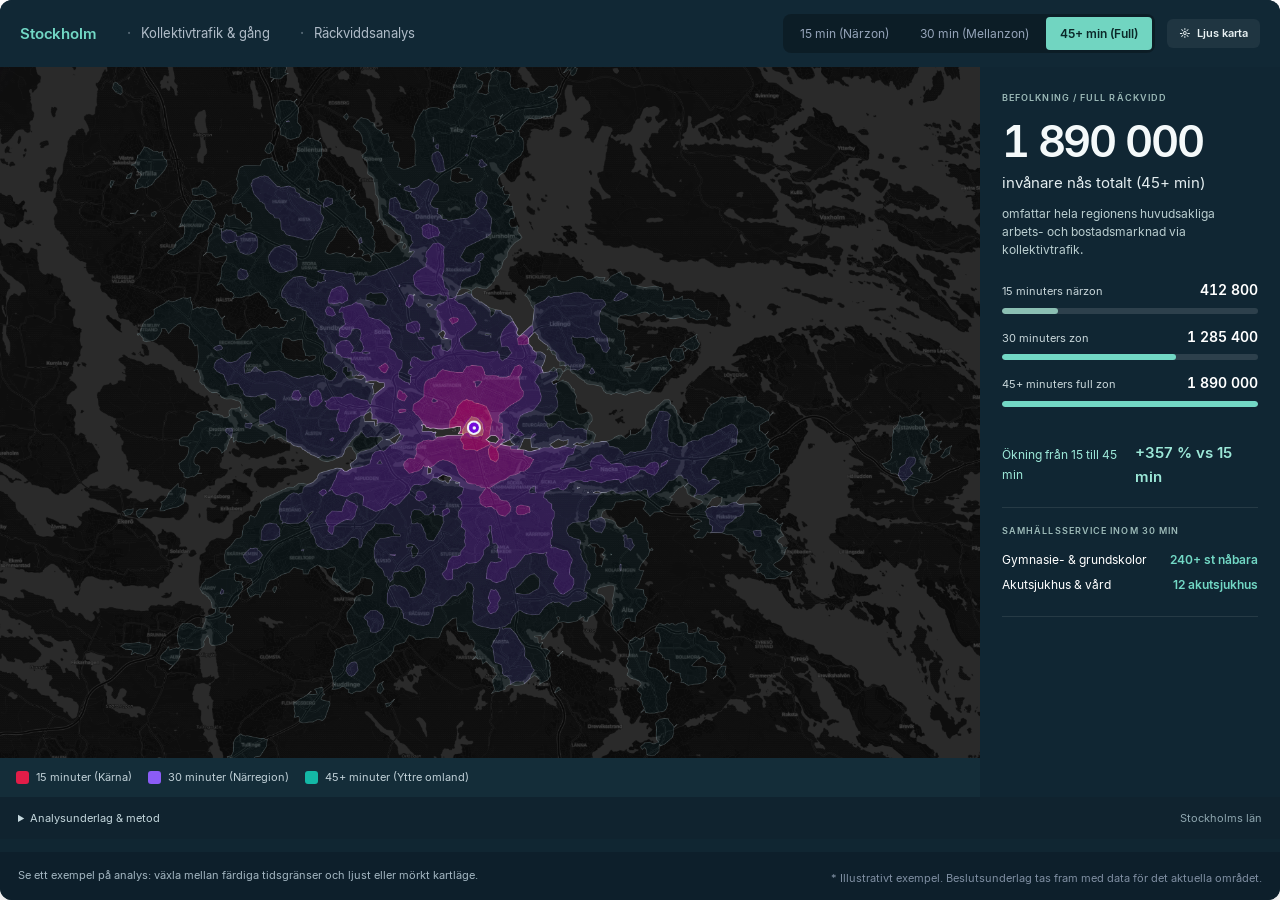
<file: reach.html>
<!doctype html>
<html lang="sv">
<head>
  <meta charset="utf-8">
  <meta name="viewport" content="width=device-width, initial-scale=1">
  <meta name="robots" content="noindex">
  <title>Räckviddsanalys – Stockholm (Vad nås)</title>
  <link rel="stylesheet" href="style.css">
  <link rel="stylesheet" href="dark.css">
  <style>
    body {
      margin: 0;
      padding: 0;
      background: transparent;
      color: var(--ink, #edf4f6);
      transition: color .25s ease;
    }
    body.theme-light {
      color: #0f172a;
    }
    .analysis {
      box-shadow: 0 20px 45px -12px rgba(0, 0, 0, 0.45);
      border: 1px solid rgba(255, 255, 255, 0.05);
      background: #102632;
      border-radius: 16px;
      overflow: hidden;
    }
    body.theme-light .analysis {
      background: #ffffff;
      border: 1px solid rgba(0, 0, 0, 0.06);
      box-shadow: 0 16px 36px -8px rgba(15, 23, 42, 0.06);
    }
    .analysis-toolbar {
      display: flex;
      align-items: center;
      justify-content: space-between;
      gap: 12px;
      padding: 14px 20px;
      background: #112835;
      border-bottom: 1px solid rgba(255, 255, 255, 0.04);
    }
    body.theme-light .analysis-toolbar {
      background: #f8fafc;
      border-bottom: 1px solid rgba(0, 0, 0, 0.04);
    }
    @media (max-width: 650px) {
      .analysis-toolbar {
        flex-direction: column;
        align-items: stretch;
        gap: 10px;
        padding: 10px 14px;
      }
      .toolbar-right {
        justify-content: space-between;
        flex-wrap: wrap;
        gap: 8px;
      }
      .states {
        flex: 1;
      }
      .states button {
        flex: 1;
        padding: 7px 8px;
        text-align: center;
        font-size: 11px;
      }
      .btn-sub {
        display: none;
      }
    }
    .toolbar-right {
      display: flex;
      align-items: center;
      gap: 12px;
    }
    .theme-toggle-btn {
      padding: 6px 12px;
      font-size: 11px;
      font-weight: 600;
      border-radius: 6px;
      border: 0;
      background: rgba(255, 255, 255, 0.06);
      color: inherit;
      cursor: pointer;
      display: inline-flex;
      align-items: center;
      gap: 6px;
      transition: all .15s ease;
    }
    body.theme-light .theme-toggle-btn {
      background: #f1f5f9;
      color: #1e293b;
    }
    .theme-toggle-btn:hover {
      background: rgba(255, 255, 255, 0.12);
    }
    body.theme-light .theme-toggle-btn:hover {
      background: #e2e8f0;
    }
    .context {
      display: flex;
      gap: 10px;
      align-items: center;
      font-size: 13px;
    }
    .context b {
      font-size: 15px;
      color: #72d8c5;
      font-weight: 700;
      letter-spacing: -0.01em;
    }
    body.theme-light .context b {
      color: #0d3834;
    }
    .context span {
      opacity: 0.85;
      color: #cbd5e1;
      font-weight: 500;
      display: inline-flex;
      align-items: center;
      gap: 10px;
    }
    .context span::before {
      content: "·";
      opacity: 0.45;
      font-weight: 700;
    }
    body.theme-light .context span {
      opacity: 1;
      color: #1e293b;
      font-weight: 500;
    }
    .states {
      display: flex;
      background: rgba(0, 0, 0, 0.28);
      border: 0;
      border-radius: 8px;
      padding: 3px;
      gap: 3px;
    }
    body.theme-light .states {
      background: #f1f5f9;
      border: 0;
    }
    .states button {
      padding: 7px 14px;
      background: transparent;
      color: #94a3b8;
      font-size: 12px;
      font-weight: 500;
      border-radius: 4px;
      border: 0;
      cursor: pointer;
      transition: all .2s ease;
    }
    body.theme-light .states button {
      color: #475569;
    }
    .states button:hover {
      color: #fff;
    }
    body.theme-light .states button:hover {
      color: #0f172a;
    }
    .states button[aria-pressed="true"] {
      background: #71d5c1;
      color: #0b2829;
      font-weight: 600;
      box-shadow: 0 2px 6px rgba(0,0,0,0.25);
    }
    body.theme-light .states button[aria-pressed="true"] {
      background: #145e58;
      color: #ffffff;
      box-shadow: 0 2px 6px rgba(0,0,0,0.15);
    }
    .analysis-body {
      display: grid;
      grid-template-columns: minmax(0, 1fr) 300px;
    }
    @media (max-width: 860px) {
      .analysis-body {
        grid-template-columns: 1fr;
      }
    }
    .map-column {
      position: relative;
      background: #09161f;
      display: flex;
      flex-direction: column;
      overflow: hidden;
    }
    body.theme-light .map-column {
      background: #f1f4f0;
    }
    .map-wrapper {
      position: relative;
      width: 100%;
      min-height: 420px;
      max-height: 680px;
      display: flex;
      align-items: center;
      justify-content: center;
      background: #07131b;
    }
    body.theme-light .map-wrapper {
      background: #f5f7f4;
    }
    .map-wrapper img {
      width: 100%;
      height: 100%;
      max-height: 680px;
      object-fit: contain;
      display: block;
      transition: opacity .35s ease;
    }
    .disclaimer-note {
      font-size: 11px;
      color: #94a3b8;
      opacity: 0.85;
      display: block;
      margin-top: 6px;
    }
    body.theme-light .disclaimer-note {
      color: #64748b;
    }
    .main-stat > span, .stat-context, #schools-val, #care-val, #delta-block b {
      transition: opacity 0.22s ease, transform 0.22s ease;
    }
    .is-updating {
      opacity: 0.25 !important;
      transform: translateY(2px) !important;
    }
    .map-legend {
      display: flex;
      flex-wrap: wrap;
      align-items: center;
      gap: 16px;
      padding: 10px 16px;
      background: #142d39;
      border-top: 1px solid rgba(255, 255, 255, 0.04);
      font-size: 11px;
      color: #c1d1d8;
    }
    body.theme-light .map-legend {
      background: #fafbf8;
      border-top: 1px solid rgba(0, 0, 0, 0.04);
      color: #4b6260;
    }
    .legend-item {
      display: flex;
      align-items: center;
      gap: 7px;
    }
    .legend-color {
      width: 13px;
      height: 13px;
      border-radius: 3px;
    }
    .color-15 {
      background: #e11d48;
    }
    .color-30 {
      background: #8b5cf6;
    }
    .color-45 {
      background: #14b8a6;
    }
    .results {
      background: #102633;
      color: #fff;
      padding: 24px 22px;
      display: flex;
      flex-direction: column;
      justify-content: flex-start;
      border-left: 1px solid rgba(255, 255, 255, 0.04);
    }
    body.theme-light .results {
      background: #17333a;
      border-left: 1px solid rgba(0, 0, 0, 0.04);
      color: #fff;
    }
    .eyebrow {
      font-size: 10px;
      font-weight: 700;
      letter-spacing: .12em;
      text-transform: uppercase;
      color: #9dbbb9;
      margin: 0 0 10px;
    }
    .main-stat > span {
      font-size: clamp(34px, 3.4vw, 48px);
      line-height: 1.1;
      letter-spacing: -.05em;
      font-weight: 700;
      display: block;
      color: #72d8c5;
    }
    .main-stat strong {
      display: block;
      font-size: 15px;
      font-weight: 400;
      color: #e3edf0;
      margin-top: 6px;
    }
    .stat-context {
      font-size: 12px;
      line-height: 1.5;
      color: #b9cdcf;
      margin: 10px 0 20px;
    }
    .comparison {
      margin-bottom: 18px;
    }
    .comparison > div:not(.bar) {
      display: flex;
      justify-content: space-between;
      align-items: baseline;
      font-size: 11px;
      color: #cad8dc;
    }
    .comparison b {
      font-size: 14px;
      font-weight: 600;
      color: #fff;
    }
    .bar {
      height: 6px;
      background: rgba(255,255,255,.12);
      border-radius: 3px;
      margin: 6px 0 12px;
      overflow: hidden;
    }
    .bar i {
      display: block;
      height: 100%;
      background: #8bbfb3;
      border-radius: 3px;
    }
    .bar.after i {
      background: #72d8c5;
    }
    .delta {
      display: flex;
      justify-content: space-between;
      align-items: center;
      font-size: 12px;
      color: #9ce8d8;
      padding: 4px 0 18px;
      border-bottom: 1px solid rgba(255,255,255,.05);
    }
    .delta b {
      font-size: 15px;
    }
    .route-stat {
      padding: 16px 0;
      border-bottom: 1px solid rgba(255,255,255,.05);
    }
    .route-stat strong {
      font-size: 28px;
      font-weight: 700;
      color: #fff;
    }
    .route-stat p {
      font-size: 12px;
      color: #b9cdcf;
      margin: 4px 0 0;
    }
    .services-stat {
      padding: 16px 0;
      border-bottom: 1px solid rgba(255,255,255,.05);
      font-size: 12px;
    }
    .service-row {
      display: flex;
      justify-content: space-between;
      margin-bottom: 6px;
    }
    .service-row b {
      color: #72d8c5;
    }
    .fine {
      font-size: 11px;
      line-height: 1.55;
      color: #a7bcc1;
      margin-top: 14px;
    }
    .method {
      border-top: 1px solid rgba(255, 255, 255, 0.04);
      font-size: 11px;
      background: #10232f;
    }
    body.theme-light .method {
      background: #f8fafc;
      border-top: 1px solid rgba(0, 0, 0, 0.04);
      color: #1e293b;
    }
    .method summary {
      padding: 12px 18px;
      cursor: pointer;
      font-weight: 500;
    }
    body.theme-light .method summary {
      color: #0f172a;
      font-weight: 600;
    }
    .method summary span {
      float: right;
      color: #8fa7b0;
    }
    body.theme-light .method summary span {
      color: #475569;
      font-weight: 500;
    }
    .method dl {
      display: grid;
      grid-template-columns: repeat(auto-fit, minmax(200px, 1fr));
      padding: 0 18px 14px;
      gap: 14px;
      margin: 0;
    }
    .method dt {
      color: #8fa7b0;
      font-size: 10px;
      text-transform: uppercase;
      letter-spacing: .08em;
    }
    body.theme-light .method dt {
      color: #475569;
      font-weight: 600;
    }
    .method dd {
      margin: 3px 0 0;
      font-size: 12px;
    }
    body.theme-light .method dd {
      color: #0f172a;
      font-weight: 500;
    }
    .case-footer {
      display: flex;
      justify-content: space-between;
      align-items: center;
      padding: 12px 18px;
      background: #0d1f2b;
      font-size: 12px;
      color: #9cb1bc;
      gap: 14px;
    }
    body.theme-light .case-footer {
      background: #f1f5f9;
      color: #1e293b;
      border-top: 1px solid rgba(0, 0, 0, 0.04);
    }
    .case-footer p {
      margin: 0;
    }
    body.theme-light .case-footer p {
      color: #1e293b;
      font-weight: 500;
    }
  </style>
</head>
<body>

  <div class="analysis" id="reach-analysis" data-state="diff" data-theme="dark">

    <!-- TOOLBAR -->
    <div class="analysis-toolbar">
      <div class="context">
        <b>Stockholm</b>
        <span>Kollektivtrafik &amp; gång</span>
        <span>Räckviddsanalys</span>
      </div>
      <div class="toolbar-right">
        <div class="states" role="group" aria-label="Välj tidsintervall för räckvidd">
          <button type="button" data-state="baseline" aria-pressed="false">15 min <span class="btn-sub">(Närzon)</span></button>
          <button type="button" data-state="after" aria-pressed="false">30 min <span class="btn-sub">(Mellanzon)</span></button>
          <button type="button" data-state="diff" aria-pressed="true">45+ min <span class="btn-sub">(Full)</span></button>
        </div>
        <button type="button" class="theme-toggle-btn" id="theme-toggle" aria-label="Växla tema">
          <span id="theme-icon">☀️</span>
          <span id="theme-text">Ljust läge</span>
        </button>
      </div>
    </div>

    <!-- BODY -->
    <div class="analysis-body">

      <!-- MAP COLUMN -->
      <div class="map-column">
        <div class="map-wrapper map-stack" id="map-stack" aria-live="polite">
          <img class="map-layer is-active" data-map-key="dark" src="assets/reach/reach-dark.png" alt="Räckviddsanalys Stockholm – mörk karta" decoding="sync" fetchpriority="high">
          <img class="map-layer" data-map-key="light" src="assets/reach/reach-light.png" alt="" decoding="async">
        </div>
        <div class="map-legend">
          <div class="legend-item">
            <span class="legend-color color-15"></span>
            <span>15 minuter (Kärna)</span>
          </div>
          <div class="legend-item">
            <span class="legend-color color-30"></span>
            <span>30 minuter (Närregion)</span>
          </div>
          <div class="legend-item">
            <span class="legend-color color-45"></span>
            <span>45+ minuter (Yttre omland)</span>
          </div>
        </div>
      </div>

      <!-- RESULTS PANEL (STATISTIK UTANFÖR KARTAN) -->
      <aside class="results" aria-label="Resultat för räckvidd i Stockholm">
        <p class="eyebrow" id="stat-eyebrow">BEFOLKNING / VAD NÅS</p>

        <div class="main-stat">
          <span id="population">1 890 000</span>
          <strong id="population-label">invånare nås totalt</strong>
        </div>
        <p class="stat-context" id="stat-context">
          inom 45 minuter med kollektivtrafik och gång från startpunkten.
        </p>

        <div class="comparison" id="comparison-block">
          <div><span>15 minuters närzon</span><b>412 800</b></div>
          <div class="bar"><i style="width: 22%"></i></div>
          <div><span>30 minuters zon</span><b>1 285 400</b></div>
          <div class="bar after"><i style="width: 68%"></i></div>
          <div><span>45+ minuters full zon</span><b>1 890 000</b></div>
          <div class="bar after"><i style="width: 100%"></i></div>
        </div>

        <div class="delta" id="delta-block">
          <span>Ökning från 15 till 45 min</span>
          <b>+357 %</b>
        </div>

        <div class="services-stat">
          <p class="eyebrow">SAMHÄLLSSERVICE INOM 30 MIN</p>
          <div class="service-row">
            <span>Gymnasie- &amp; grundskolor</span>
            <b id="schools-val">240+ st</b>
          </div>
          <div class="service-row">
            <span>Akutsjukhus &amp; vård</span>
            <b id="care-val">12 st</b>
          </div>
        </div>

      </aside>

    </div>

    <!-- METHOD ACCORDION -->
    <details class="method">
      <summary>Analysunderlag &amp; metod <span>Stockholms län</span></summary>
      <dl>
        <div>
          <dt>Startpunkt</dt>
          <dd>Stockholm C, central knutpunkt</dd>
        </div>
        <div>
          <dt>Färdsätt</dt>
          <dd>Kollektivtrafik och gång</dd>
        </div>
        <div>
          <dt>Tidsintervall</dt>
          <dd>15, 30 och 45 minuter</dd>
        </div>
        <div>
          <dt>Befolkningsunderlag</dt>
          <dd>SCB DeSO (demografiska statistikområden)</dd>
        </div>
      </dl>
    </details>

    <!-- CASE FOOTER -->
    <div class="case-footer">
      <p>Se ett exempel på analys: växla mellan färdiga tidsgränser och ljust eller mörkt kartläge.</p>
      <span class="disclaimer-note">* Illustrativt exempel. Beslutsunderlag tas fram med data för det aktuella området.</span>
    </div>

  </div>

  <script src="reach.js"></script>
</body>
</html>
</file>
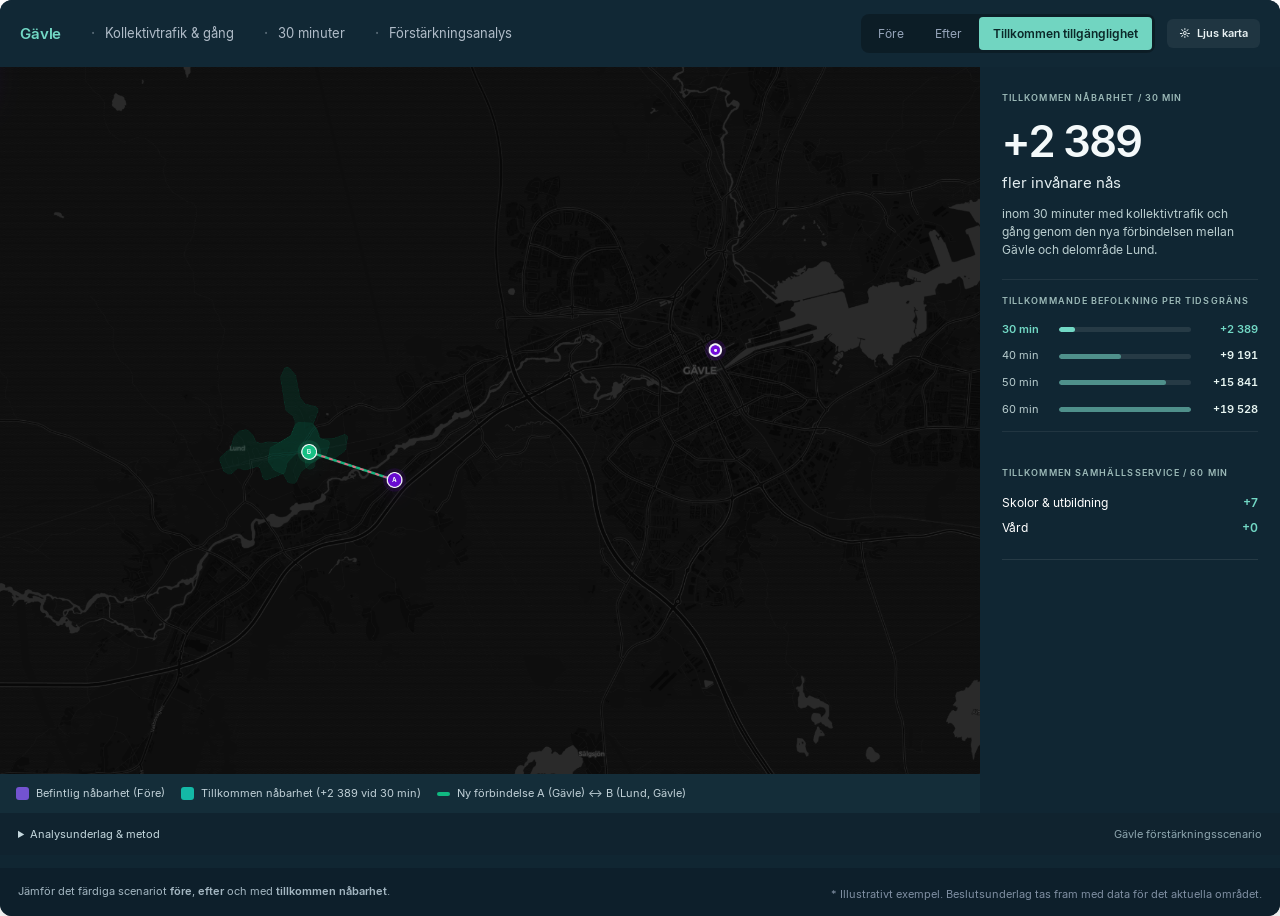
<file: reinforcement.html>
<!doctype html>
<html lang="sv">
<head>
  <meta charset="utf-8">
  <meta name="viewport" content="width=device-width, initial-scale=1">
  <meta name="robots" content="noindex">
  <title>Förstärkningsanalys – Gävle (Före och Efter)</title>
  <link rel="stylesheet" href="style.css">
  <link rel="stylesheet" href="dark.css">
  <style>
    body {
      margin: 0;
      padding: 0;
      background: transparent;
      color: var(--ink, #edf4f6);
      transition: color .25s ease;
    }
    body.theme-light {
      color: #0f172a;
    }
    .analysis {
      box-shadow: 0 20px 45px -12px rgba(0, 0, 0, 0.45);
      border: 1px solid rgba(255, 255, 255, 0.05);
      background: #102632;
      border-radius: 16px;
      overflow: hidden;
    }
    body.theme-light .analysis {
      background: #ffffff;
      border: 1px solid rgba(0, 0, 0, 0.06);
      box-shadow: 0 16px 36px -8px rgba(15, 23, 42, 0.06);
    }
    .analysis-toolbar {
      display: flex;
      align-items: center;
      justify-content: space-between;
      gap: 12px;
      padding: 14px 20px;
      background: #112835;
      border-bottom: 1px solid rgba(255, 255, 255, 0.04);
    }
    body.theme-light .analysis-toolbar {
      background: #f8fafc;
      border-bottom: 1px solid rgba(0, 0, 0, 0.04);
    }
    .toolbar-right {
      display: flex;
      align-items: center;
      gap: 12px;
    }
    @media (max-width: 650px) {
      .analysis-toolbar {
        flex-direction: column;
        align-items: stretch;
        gap: 10px;
        padding: 10px 14px;
      }
      .toolbar-right {
        justify-content: space-between;
        flex-wrap: wrap;
        gap: 8px;
      }
      .context {
        flex-wrap: wrap;
        gap: 6px 8px;
      }
      .context span {
        gap: 8px;
        font-size: 11px;
      }
      .context span:last-child {
        display: none;
      }
      .states {
        flex: 1;
      }
      .states button {
        flex: 1;
        padding: 7px 8px;
        text-align: center;
        font-size: 11px;
      }
    }
    .theme-toggle-btn {
      padding: 6px 12px;
      font-size: 11px;
      font-weight: 600;
      border-radius: 6px;
      border: 0;
      background: rgba(255, 255, 255, 0.06);
      color: inherit;
      cursor: pointer;
      display: inline-flex;
      align-items: center;
      gap: 6px;
      transition: all .15s ease;
    }
    body.theme-light .theme-toggle-btn {
      background: #f1f5f9;
      color: #1e293b;
    }
    .theme-toggle-btn:hover {
      background: rgba(255, 255, 255, 0.12);
    }
    body.theme-light .theme-toggle-btn:hover {
      background: #e2e8f0;
    }
    .context {
      display: flex;
      gap: 10px;
      align-items: center;
      font-size: 13px;
    }
    .context b {
      font-size: 15px;
      color: #72d8c5;
      font-weight: 700;
      letter-spacing: -0.01em;
    }
    body.theme-light .context b {
      color: #0d3834;
    }
    .context span {
      opacity: 0.85;
      color: #cbd5e1;
      font-weight: 500;
      display: inline-flex;
      align-items: center;
      gap: 10px;
    }
    .context span::before {
      content: "·";
      opacity: 0.45;
      font-weight: 700;
    }
    body.theme-light .context span {
      opacity: 1;
      color: #1e293b;
      font-weight: 500;
    }
    .states {
      display: flex;
      background: rgba(0, 0, 0, 0.28);
      border: 0;
      border-radius: 8px;
      padding: 3px;
      gap: 3px;
    }
    body.theme-light .states {
      background: #f1f5f9;
      border: 0;
    }
    .states button {
      padding: 7px 14px;
      background: transparent;
      color: #94a3b8;
      font-size: 12px;
      font-weight: 500;
      border-radius: 4px;
      border: 0;
      cursor: pointer;
      transition: all .2s ease;
    }
    body.theme-light .states button {
      color: #475569;
    }
    .states button:hover {
      color: #fff;
    }
    body.theme-light .states button:hover {
      color: #0f172a;
    }
    .states button[aria-pressed="true"] {
      background: #71d5c1;
      color: #0b2829;
      font-weight: 600;
      box-shadow: 0 2px 6px rgba(0,0,0,0.25);
    }
    body.theme-light .states button[aria-pressed="true"] {
      background: #145e58;
      color: #ffffff;
      box-shadow: 0 2px 6px rgba(0,0,0,0.15);
    }
    .analysis-body {
      display: grid;
      grid-template-columns: minmax(0, 1fr) 300px;
    }
    @media (max-width: 860px) {
      .analysis-body {
        grid-template-columns: 1fr;
      }
    }
    .map-column {
      position: relative;
      background: #09161f;
      display: flex;
      flex-direction: column;
      overflow: hidden;
    }
    body.theme-light .map-column {
      background: #f1f4f0;
    }
    .map-wrapper {
      position: relative;
      width: 100%;
      min-height: 420px;
      max-height: 680px;
      display: flex;
      align-items: center;
      justify-content: center;
      background: #07131b;
      overflow: hidden;
    }
    body.theme-light .map-wrapper {
      background: #f5f7f4;
    }
    .map-wrapper img {
      width: 100%;
      height: 100%;
      max-height: 680px;
      object-fit: contain;
      display: block;
    }
    .disclaimer-note {
      font-size: 11px;
      color: #94a3b8;
      opacity: 0.85;
      display: block;
      margin-top: 6px;
    }
    body.theme-light .disclaimer-note {
      color: #64748b;
    }
    .main-stat > span, .stat-context {
      transition: opacity 0.22s ease, transform 0.22s ease;
    }
    .is-updating {
      opacity: 0.25 !important;
      transform: translateY(2px) !important;
    }
    .map-legend {
      display: flex;
      flex-wrap: wrap;
      align-items: center;
      gap: 16px;
      padding: 10px 16px;
      background: #142d39;
      border-top: 1px solid rgba(255, 255, 255, 0.04);
      font-size: 11px;
      color: #c1d1d8;
    }
    body.theme-light .map-legend {
      background: #fafbf8;
      border-top: 1px solid rgba(0, 0, 0, 0.04);
      color: #4b6260;
    }
    .legend-item {
      display: flex;
      align-items: center;
      gap: 7px;
    }
    .legend-color {
      width: 13px;
      height: 13px;
      border-radius: 3px;
    }
    .color-baseline {
      background: #8b5cf6;
      opacity: .8;
    }
    .color-gain {
      background: #14b8a6;
    }
    .color-link {
      background: #10b981;
      height: 4px;
      border-radius: 2px;
    }
    .results {
      background: #102633;
      color: #fff;
      padding: 24px 22px;
      display: flex;
      flex-direction: column;
      justify-content: flex-start;
      border-left: 1px solid rgba(255, 255, 255, 0.04);
    }
    body.theme-light .results {
      background: #17333a;
      border-left: 1px solid rgba(0, 0, 0, 0.04);
      color: #fff;
    }
    .eyebrow {
      font-size: 10px;
      font-weight: 700;
      letter-spacing: .12em;
      text-transform: uppercase;
      color: #9dbbb9;
      margin: 0 0 10px;
    }
    .main-stat > span {
      font-size: clamp(34px, 3.4vw, 48px);
      line-height: 1.1;
      letter-spacing: -.05em;
      font-weight: 700;
      display: block;
      color: #72d8c5;
    }
    .main-stat strong {
      display: block;
      font-size: 15px;
      font-weight: 400;
      color: #e3edf0;
      margin-top: 6px;
    }
    .stat-context {
      font-size: 12px;
      line-height: 1.5;
      color: #b9cdcf;
      margin: 10px 0 20px;
    }
    .time-gains {
      margin: 0 0 18px;
      padding: 14px 0 4px;
      border-top: 1px solid rgba(255,255,255,.07);
      border-bottom: 1px solid rgba(255,255,255,.07);
    }
    .time-gains .eyebrow {
      margin-bottom: 12px;
    }
    .time-gain-row {
      display: grid;
      grid-template-columns: 48px minmax(0, 1fr) 58px;
      gap: 9px;
      align-items: center;
      margin-bottom: 9px;
    }
    .time-gain-row span,
    .time-gain-row b {
      font-size: 11px;
    }
    .time-gain-row span {
      color: #b9cdcf;
    }
    .time-gain-row b {
      color: #e7f5f2;
      text-align: right;
      font-variant-numeric: tabular-nums;
    }
    .time-gain-bar {
      height: 5px;
      overflow: hidden;
      border-radius: 99px;
      background: rgba(255,255,255,.09);
    }
    .time-gain-bar i {
      display: block;
      height: 100%;
      border-radius: inherit;
      background: #72d8c5;
      opacity: .55;
    }
    .time-gain-row.is-current span,
    .time-gain-row.is-current b {
      color: #72d8c5;
      font-weight: 700;
    }
    .time-gain-row.is-current .time-gain-bar i {
      opacity: 1;
    }
    .comparison > div:not(.bar) {
      display: flex;
      justify-content: space-between;
      align-items: baseline;
      font-size: 11px;
      color: #cad8dc;
    }
    .comparison b {
      font-size: 14px;
      font-weight: 600;
      color: #fff;
    }
    .bar {
      height: 6px;
      background: rgba(255,255,255,.12);
      border-radius: 3px;
      margin: 6px 0 12px;
      overflow: hidden;
    }
    .bar i {
      display: block;
      height: 100%;
      background: #8bbfb3;
      border-radius: 3px;
    }
    .bar.after i {
      background: #72d8c5;
    }
    .delta {
      display: flex;
      justify-content: space-between;
      align-items: center;
      font-size: 12px;
      color: #9ce8d8;
      padding: 4px 0 18px;
      border-bottom: 1px solid rgba(255,255,255,.05);
    }
    .delta b {
      font-size: 15px;
    }
    .route-stat {
      padding: 16px 0;
      border-bottom: 1px solid rgba(255,255,255,.05);
    }
    .route-stat strong {
      font-size: 28px;
      font-weight: 700;
      color: #fff;
    }
    .route-stat p {
      font-size: 12px;
      color: #b9cdcf;
      margin: 4px 0 0;
    }
    .services-stat {
      padding: 16px 0;
      border-bottom: 1px solid rgba(255,255,255,.05);
      font-size: 12px;
    }
    .service-row {
      display: flex;
      justify-content: space-between;
      margin-bottom: 6px;
    }
    .service-row b {
      color: #72d8c5;
    }
    .fine {
      font-size: 11px;
      line-height: 1.55;
      color: #a7bcc1;
      margin-top: 14px;
    }
    .method {
      border-top: 1px solid rgba(255, 255, 255, 0.04);
      font-size: 11px;
      background: #10232f;
    }
    body.theme-light .method {
      background: #f8fafc;
      border-top: 1px solid rgba(0, 0, 0, 0.04);
      color: #1e293b;
    }
    .method summary {
      padding: 12px 18px;
      cursor: pointer;
      font-weight: 500;
    }
    body.theme-light .method summary {
      color: #0f172a;
      font-weight: 600;
    }
    .method summary span {
      float: right;
      color: #8fa7b0;
    }
    body.theme-light .method summary span {
      color: #475569;
      font-weight: 500;
    }
    .method dl {
      display: grid;
      grid-template-columns: repeat(auto-fit, minmax(200px, 1fr));
      padding: 0 18px 14px;
      gap: 14px;
      margin: 0;
    }
    .method dt {
      color: #8fa7b0;
      font-size: 10px;
      text-transform: uppercase;
      letter-spacing: .08em;
    }
    body.theme-light .method dt {
      color: #475569;
      font-weight: 600;
    }
    .method dd {
      margin: 3px 0 0;
      font-size: 12px;
    }
    body.theme-light .method dd {
      color: #0f172a;
      font-weight: 500;
    }
    .case-footer {
      display: flex;
      justify-content: space-between;
      align-items: center;
      padding: 12px 18px;
      background: #0d1f2b;
      font-size: 12px;
      color: #9cb1bc;
      gap: 14px;
    }
    body.theme-light .case-footer {
      background: #f1f5f9;
      color: #1e293b;
      border-top: 1px solid rgba(0, 0, 0, 0.04);
    }
    .case-footer p {
      margin: 0;
    }
    body.theme-light .case-footer p {
      color: #1e293b;
      font-weight: 500;
    }
  </style>
</head>
<body>

  <div class="analysis" id="reinforcement-analysis" data-state="diff" data-theme="dark">

    <!-- TOOLBAR -->
    <div class="analysis-toolbar">
      <div class="context">
        <b>Gävle</b>
        <span>Kollektivtrafik &amp; gång</span>
        <span>30 minuter</span>
        <span>Förstärkningsanalys</span>
      </div>
      <div class="toolbar-right">
        <div class="states" role="group" aria-label="Välj scenario för förstärkning">
          <button type="button" data-state="baseline" aria-pressed="false">Före</button>
          <button type="button" data-state="after" aria-pressed="false">Efter</button>
          <button type="button" data-state="diff" aria-pressed="true">Tillkommen tillgänglighet</button>
        </div>
        <button type="button" class="theme-toggle-btn" id="theme-toggle" aria-label="Växla tema">
          <span id="theme-icon">☀️</span>
          <span id="theme-text">Ljust läge</span>
        </button>
      </div>
    </div>

    <!-- BODY -->
    <div class="analysis-body">

      <!-- MAP COLUMN -->
      <div class="map-column">
        <div class="map-wrapper map-stack" id="map-stack" aria-live="polite">
          <img class="map-layer is-active" data-map-key="dark-diff" src="assets/reinforcement/forstarkning-dark-tillkommen.png" alt="Förstärkningsanalys Gävle – tillkommen tillgänglighet" decoding="sync" fetchpriority="high">
          <img class="map-layer" data-map-key="dark-baseline" src="assets/reinforcement/forstarkning-dark-fore.png" alt="" decoding="async">
          <img class="map-layer" data-map-key="dark-after" src="assets/reinforcement/forstarkning-dark-efter.png" alt="" decoding="async">
          <img class="map-layer" data-map-key="light-baseline" src="assets/reinforcement/forstarkning-light-fore.png" alt="" decoding="async">
          <img class="map-layer" data-map-key="light-after" src="assets/reinforcement/forstarkning-light-efter.png" alt="" decoding="async">
          <img class="map-layer" data-map-key="light-diff" src="assets/reinforcement/forstarkning-light-tillkommen.png" alt="" decoding="async">
        </div>
        <div class="map-legend">
          <div class="legend-item">
            <span class="legend-color color-baseline"></span>
            <span>Befintlig nåbarhet (Före)</span>
          </div>
          <div class="legend-item">
            <span class="legend-color color-gain"></span>
            <span>Tillkommen nåbarhet (+2 389 vid 30 min)</span>
          </div>
          <div class="legend-item">
            <span class="legend-color color-link"></span>
            <span>Ny förbindelse A (Gävle) ↔ B (Lund, Gävle)</span>
          </div>
        </div>
      </div>

      <!-- RESULTS PANEL (STATISTIK UTANFÖR KARTAN) -->
      <aside class="results" aria-label="Resultat för förstärkning i Gävle">
        <p class="eyebrow" id="stat-eyebrow">TILLKOMMEN NÅBARHET / 30 MIN</p>

        <div class="main-stat">
          <span id="population">+2 389</span>
          <strong id="population-label">fler invånare nås</strong>
        </div>
        <p class="stat-context" id="stat-context">
          inom 30 minuter med kollektivtrafik och gång genom den nya förbindelsen mellan Gävle och delområde Lund.
        </p>

        <div class="time-gains" aria-label="Tillkommande befolkning per tidsgräns">
          <p class="eyebrow">TILLKOMMANDE BEFOLKNING PER TIDSGRÄNS</p>
          <div class="time-gain-row is-current">
            <span>30 min</span><span class="time-gain-bar"><i style="width:12%"></i></span><b>+2 389</b>
          </div>
          <div class="time-gain-row">
            <span>40 min</span><span class="time-gain-bar"><i style="width:47%"></i></span><b>+9 191</b>
          </div>
          <div class="time-gain-row">
            <span>50 min</span><span class="time-gain-bar"><i style="width:81%"></i></span><b>+15 841</b>
          </div>
          <div class="time-gain-row">
            <span>60 min</span><span class="time-gain-bar"><i style="width:100%"></i></span><b>+19 528</b>
          </div>
        </div>

        <div class="services-stat">
          <p class="eyebrow">TILLKOMMEN SAMHÄLLSSERVICE / 60 MIN</p>
          <div class="service-row">
            <span>Skolor &amp; utbildning</span>
            <b>+7</b>
          </div>
          <div class="service-row">
            <span>Vård</span>
            <b>+0</b>
          </div>
        </div>

      </aside>

    </div>

    <!-- METHOD ACCORDION -->
    <details class="method">
      <summary>Analysunderlag &amp; metod <span>Gävle förstärkningsscenario</span></summary>
      <dl>
        <div>
          <dt>Startpunkt</dt>
          <dd>A (Gävle V), B (Lund, Gävle)</dd>
        </div>
        <div>
          <dt>Färdsätt</dt>
          <dd>Kollektivtrafik och gång</dd>
        </div>
        <div>
          <dt>Tidsintervall</dt>
          <dd>30 minuter</dd>
        </div>
        <div>
          <dt>Förändring</dt>
          <dd>Ny förbindelse mellan punkt A och B</dd>
        </div>
        <div>
          <dt>Befolkningskälla</dt>
          <dd>Statistiska centralbyrån (SCB DeSO)</dd>
        </div>
      </dl>
    </details>

    <!-- CASE FOOTER -->
    <div class="case-footer">
      <p>Jämför det färdiga scenariot <b>före</b>, <b>efter</b> och med <b>tillkommen nåbarhet</b>.</p>
      <span class="disclaimer-note">* Illustrativt exempel. Beslutsunderlag tas fram med data för det aktuella området.</span>
    </div>

  </div>

  <script src="reinforcement.js"></script>
</body>
</html>
</file>
<file: style.css>
@font-face{font-family:Inter;src:url(assets/inter-regular.ttf)}@font-face{font-family:Inter;src:url(assets/inter-semibold.ttf);font-weight:600 900}
:root{--ink:#203a40;--muted:#627579;--line:#cfd8d5;--paper:#f4f5f0;--teal:#196d66;--rose:#b74361;--white:#fff;--dark:#122c33}*{box-sizing:border-box}html{scroll-behavior:smooth;scroll-padding-top:100px}body{margin:0;background:var(--paper);color:var(--ink);font:15px/1.6 Inter,system-ui,sans-serif}button,input,textarea{font:inherit}a{color:inherit}button{cursor:pointer}button,a,input,summary{touch-action:manipulation}button{border:0}button:focus-visible,a:focus-visible,input:focus-visible,textarea:focus-visible,summary:focus-visible{outline:3px solid #bf7833;outline-offset:4px}button:disabled{cursor:wait;opacity:.6}.skip{position:fixed;top:-100px}.skip:focus{top:0;z-index:100;background:white;padding:15px}.review{background:var(--dark);color:#d5e2df;padding:7px 4%;font-size:10px;letter-spacing:.08em;display:flex;gap:24px}.review a{margin-left:auto;text-decoration:none}.review span{opacity:.8}header{padding:18px 4%;display:flex;align-items:center;justify-content:space-between;background:var(--paper);border-bottom:1px solid var(--line);gap:20px}.brand{display:flex;align-items:center;gap:10px;text-decoration:none;font-size:20px;font-weight:600;letter-spacing:-.04em}.brand small{display:block;font-size:8px;letter-spacing:.16em;color:var(--muted)}nav{display:flex;align-items:center;gap:26px;font-size:13px}nav a{text-decoration:none}nav a:hover{text-decoration:underline;text-underline-offset:5px}.primary{background:var(--teal);color:white;padding:12px 20px;border-radius:3px;font-weight:600}.primary:hover{background:#124f49}.plain{background:transparent;color:var(--ink);padding:8px}.text-link{display:inline-flex;align-items:center;gap:15px;background:none;padding:0;border-bottom:1px solid var(--teal);text-decoration:none;color:var(--teal);font-weight:600;font-size:14px}.eyebrow{font-size:10px;font-weight:600;letter-spacing:.13em;margin:0 0 14px;color:var(--muted)}h1,h2,h3,p{margin-top:0}h1{font-size:clamp(32px,3.6vw,56px);line-height:1.13;letter-spacing:-.055em;margin:0;font-weight:600}h1 span{color:var(--teal)}h2{font-size:clamp(25px,2.6vw,38px);line-height:1.2;letter-spacing:-.04em;font-weight:600;margin-bottom:20px}h3{font-size:17px;line-height:1.35}main{max-width:1600px;margin:auto}.intro{padding:58px 4% 44px;display:grid;grid-template-columns:1.6fr 1fr;gap:7%;align-items:end}.intro-side{max-width:420px;font-size:14px;color:var(--muted)}.intro-side p{margin-bottom:16px}.case{padding:0 4% 35px}.case-heading{display:flex;align-items:end;justify-content:space-between;gap:20px;margin:20px 0}.case-heading h2{font-size:22px;margin:0;letter-spacing:-.035em}.case-heading .eyebrow{margin-bottom:7px}.sample-label{font-size:11px;color:var(--muted)}.analysis{border:1px solid var(--line);background:white}.analysis-toolbar{display:flex;align-items:center;justify-content:space-between;gap:10px;padding:12px 18px;border-bottom:1px solid var(--line)}.context{display:flex;gap:20px;align-items:center;font-size:12px}.context span{color:var(--muted);border-left:1px solid var(--line);padding-left:20px}.states{display:flex;border:1px solid var(--line);border-radius:3px;padding:3px}.states button{padding:8px 14px;background:transparent;color:var(--muted);font-size:12px;border-radius:2px}.states button[aria-pressed=true]{background:var(--dark);color:white}.analysis-body{display:grid;grid-template-columns:minmax(0,1fr) 290px}.map-column{min-width:0;position:relative;background:#eef2ed;display:flex;flex-direction:column}.map{flex:1;min-height:400px;max-height:690px;overflow:hidden}.map svg{display:block;width:100%;height:100%;min-height:400px;max-height:690px}.area{transition:opacity .65s;stroke-width:1.3;stroke-linejoin:round}.area-baseline,.area-crisis{fill:#297f78;fill-opacity:.23;stroke:#3c8f87;stroke-opacity:.65}.area-diff{fill:#ce6984;fill-opacity:.30;stroke:#b94e6b;stroke-opacity:.7}.area-baseline,.area-crisis{opacity:0}.baseline-route{fill:none;stroke:#425660;stroke-width:3.7;stroke-dasharray:11 7}.detour-halo{fill:none;stroke:#fff;stroke-width:9;stroke-linecap:round;stroke-linejoin:round}.detour{fill:none;stroke:#bd4363;stroke-width:5;stroke-linecap:round;stroke-linejoin:round;stroke-dasharray:1;stroke-dashoffset:0}.closures polygon{fill:#b7436120;stroke:var(--rose);stroke-width:2}.closures circle{fill:var(--rose);stroke:#fff;stroke-width:2}.closures path{stroke:white;stroke-width:3}.pin circle{fill:#176f64;stroke:white;stroke-width:3}.pin text{fill:#fff;font:600 13px Inter}.analysis[data-state=baseline] .area-baseline,.analysis[data-state=crisis] .area-crisis{opacity:1}.analysis[data-state=baseline] .area-diff,.analysis[data-state=crisis] .area-diff{opacity:0}.analysis[data-state=baseline] .detour,.analysis[data-state=baseline] .detour-halo,.analysis[data-state=baseline] .closures{visibility:hidden}.analysis[data-state=baseline] .baseline-route{stroke-dasharray:none}.analysis.hide-areas .area{opacity:0}.analysis.hide-routes :is(.baseline-route,.detour,.detour-halo){visibility:hidden}.analysis.tracing .detour{animation:trace 2.4s ease-in-out both}.analysis.tracing .detour-halo{visibility:hidden}@keyframes trace{from{stroke-dashoffset:1}to{stroke-dashoffset:0}}.map-note{font-size:10px;display:flex;justify-content:space-between;gap:15px;padding:8px 14px;background:#ffffffde;color:#475e61}.layer-controls{display:flex;align-items:center;gap:20px;padding:10px 14px;border-top:1px solid var(--line);font-size:11px;background:#fafbf7}.layer-controls .eyebrow{margin:0}.layer-controls label{display:flex;align-items:center;gap:6px;cursor:pointer}.layer-controls input{accent-color:var(--teal);width:16px;height:16px}.layer-controls button{margin-left:auto;font-size:11px}.results{background:var(--dark);color:#fff;padding:25px 24px;display:flex;flex-direction:column;justify-content:center}.results .eyebrow{color:#9dbbb9;font-size:9px;margin-bottom:12px}.main-stat>span{font-size:clamp(32px,3.25vw,49px);line-height:1.15;letter-spacing:-.055em;font-weight:600;display:block;font-variant-numeric:tabular-nums}.main-stat strong{display:block;font-size:15px;font-weight:400;margin-top:8px}.stat-context{font-size:12px;color:#b9cdcf;margin:0 0 24px}.comparison>div:not(.bar){display:flex;justify-content:space-between;align-items:baseline;font-size:11px}.comparison b{font-size:14px;font-weight:600;font-variant-numeric:tabular-nums}.bar{height:5px;background:#ffffff15;margin:7px 0 12px}.bar i{display:block;height:100%;background:#8bbfb3}.bar.after i{background:#e494aa}.delta{display:flex;justify-content:space-between;font-size:11px;color:#efb1c2;padding:3px 0 20px}.route-stat{border-top:1px solid #ffffff25;padding-top:20px}.route-stat strong{font-size:35px;line-height:1.2;letter-spacing:-.04em;font-weight:600}.route-stat small{font-size:18px;font-weight:400}.route-stat p:not(.eyebrow){font-size:11px;color:#b9cdcf;margin-top:8px}.route-stat p span{float:right}.school-stat{border-top:1px solid #ffffff25;padding-top:15px;display:flex;justify-content:space-between;font-size:12px}.school-stat b{font-size:16px}.fine{font-size:11px;line-height:1.6;color:var(--muted)}.results .fine{color:#b9cdcf;margin:16px 0 0;font-size:10px}.method{border-top:1px solid var(--line);font-size:11px}.method summary{padding:12px 18px;cursor:pointer}.method summary>span{float:right;color:var(--muted)}.method dl{display:grid;grid-template-columns:repeat(3,1fr);padding:0 18px;gap:16px}.method dt{color:var(--muted);font-size:10px}.method dd{margin:4px 0}.method>p{padding:0 18px;color:var(--muted)}.case-footer{display:flex;justify-content:space-between;align-items:center;margin-top:13px;gap:16px}.case-footer p{font-size:11px;color:var(--muted);margin:0}.case-footer button{font-size:12px}.section{padding:65px 4%;border-top:1px solid var(--line);display:grid;grid-template-columns:1fr 1.4fr;gap:8%;align-items:center}.section-copy p:not(.eyebrow){max-width:410px;color:var(--muted);font-size:14px}.reach-data{border-top:2px solid var(--teal)}.data-heading{display:flex;justify-content:space-between;font-size:12px;padding:16px 0;border-bottom:1px solid var(--line)}.data-heading span{color:var(--muted)}.stat-row{padding:10px 0;display:flex;justify-content:space-between;align-items:center;border-bottom:1px solid var(--line);font-size:13px}.stat-row strong{font-size:32px;letter-spacing:-.04em;font-weight:600}.reach-data .fine{margin:12px 0 0}.reinforcement-visual{position:relative;border:1px solid var(--line);background:#edf4ef}.source-crop{position:relative;width:100%;aspect-ratio:1.45;overflow:hidden}.source-crop img{position:absolute;width:157%;max-width:none;height:auto;left:-29%;top:-13%}.embedded-stats{position:absolute;bottom:24px;left:20px;background:#fcfdf9f5;border-left:3px solid var(--teal);padding:16px 20px;max-width:calc(100% - 40px)}.embedded-stats .eyebrow{font-size:9px;margin-bottom:8px}.embedded-stats>div{display:inline-grid;margin-right:26px}.embedded-stats strong{font-size:29px;color:var(--teal);line-height:1.2;letter-spacing:-.04em}.embedded-stats span{font-size:11px;color:var(--muted)}.image-credit{font-size:9px;padding:5px 10px;color:var(--muted)}.workflow{display:block}.workflow ol{display:grid;grid-template-columns:repeat(4,1fr);padding:0;list-style:none;margin:32px 0 0}.workflow li{padding:0 28px;border-left:1px solid var(--line)}.workflow li:first-child{padding-left:0;border:0}.workflow li>span{font-size:12px;font-weight:600;color:var(--teal)}.workflow h3{margin:14px 0 8px}.workflow li p{font-size:13px;color:var(--muted);margin:0}.coverage p{max-width:420px;color:var(--muted);font-size:14px}.coverage summary{cursor:pointer;padding:18px 0;border-top:1px solid var(--line);border-bottom:1px solid var(--line);font-size:13px}.coverage summary span{display:block;color:var(--muted);font-size:11px;margin-left:15px}.coverage img{width:100%;margin-top:15px}.cta{padding:65px 4%;background:#dfe9e3}.cta p:not(.eyebrow){max-width:570px;color:#526b67}.cta .primary{margin-right:22px}.cta>a{font-size:13px}footer{padding:28px 4%;display:flex;justify-content:space-between;gap:20px;font-size:11px;color:var(--muted)}dialog{border:1px solid var(--line);border-radius:4px;padding:35px;max-width:550px;width:calc(100% - 30px);color:var(--ink);max-height:90vh;overflow:auto}dialog::backdrop{background:#10282fe0}dialog h2{font-size:28px}dialog p{font-size:13px}.close{position:absolute;right:12px;top:7px;font-size:27px;background:transparent;color:inherit;padding:4px 10px}form label{display:block;font-size:12px;margin:12px 0}input:not([type=checkbox]),textarea{display:block;width:100%;border:1px solid #aabcb7;border-radius:2px;padding:10px;margin-top:5px;background:#f8faf7;color:var(--ink)}form .primary{width:100%}#film-dialog{max-width:1200px;background:#10282f;color:white;padding:45px 10px 10px}video{width:100%;display:block}
@media(min-width:1600px){header{padding-left:max(4%,calc((100% - 1472px)/2));padding-right:max(4%,calc((100% - 1472px)/2))}}
@media(max-width:1000px){nav{gap:15px}.intro{gap:30px;grid-template-columns:1.3fr 1fr}.analysis-body{grid-template-columns:minmax(0,1fr) 250px}.results{padding:20px}.layer-controls{gap:9px;flex-wrap:wrap}.map-note{flex-wrap:wrap}.section{gap:5%}.states button{padding:8px 10px}}
@media(max-width:700px){html{scroll-padding-top:15px}.review{font-size:9px;gap:10px}.review span{display:none}.review a{font-size:9px}header{padding:15px 5%;flex-wrap:wrap;gap:14px}.brand{font-size:19px}nav{width:100%;gap:16px;flex-wrap:wrap;font-size:12px}nav .primary{margin-left:auto;padding:9px 12px}nav .plain{padding:4px;font-size:12px}.intro{display:block;padding:34px 5% 24px}.intro h1{font-size:34px}.intro .eyebrow{font-size:8px}.intro-side{margin-top:20px;font-size:13px}.case{padding:0 5% 30px}.case-heading{display:block;margin-top:12px}.case-heading h2{font-size:22px}.sample-label{display:block;margin-top:8px;font-size:10px}.analysis-toolbar{display:block;padding:12px}.context{margin-bottom:10px;gap:12px}.context span{padding-left:12px}.states{display:flex;width:100%}.states button{flex:1;font-size:11px;white-space:nowrap;padding:10px 6px}.analysis-body{display:block}.map{height:355px;min-height:0;flex:none}.map svg{height:100%;min-height:0}.map-note{font-size:9px;gap:3px;display:block}.map-note span{display:block}.layer-controls{font-size:10px;gap:9px;padding:8px}.layer-controls>.eyebrow{display:none}.layer-controls button{font-size:10px;padding:8px 3px}.results{display:grid;grid-template-columns:1fr 1fr;gap:0 20px;padding:23px 20px}.results>.eyebrow,.main-stat,.stat-context{grid-column:1/-1}.main-stat>span{font-size:48px}.main-stat strong{font-size:16px}.stat-context{margin-bottom:22px}.comparison{grid-column:1}.delta{grid-column:1;padding:0}.route-stat{grid-column:2;grid-row:4/6;border-top:0;border-left:1px solid #ffffff25;padding:0 0 0 16px}.route-stat strong{font-size:31px}.route-stat p span{float:none;display:block;margin-top:3px}.route-stat .eyebrow{font-size:8px}.school-stat{grid-column:1/-1;margin-top:15px}.results .fine{grid-column:1/-1;font-size:10px}.method summary{font-size:10px;padding:12px}.method summary>span{float:none;display:block;padding-left:12px}.method dl{grid-template-columns:1fr 1fr;gap:12px}.case-footer{display:block}.case-footer button{margin-top:12px}.section{display:block;padding:35px 5%}.section h2{font-size:29px}.section-copy{margin-bottom:25px}.reach-data{margin-top:25px}.workflow ol{grid-template-columns:1fr 1fr;gap:26px 20px}.workflow li{padding:0;border:0}.workflow li p{font-size:12px}.workflow li>span{display:block;border-top:1px solid var(--line);padding-top:10px}.coverage details{margin-top:24px}.cta{padding:35px 5%}.cta>a{display:block;margin-top:18px}footer{flex-wrap:wrap;padding:25px 5%;font-size:10px}.embedded-stats{padding:12px;bottom:22px;left:12px}.embedded-stats strong{font-size:25px}}
@media(prefers-reduced-motion:reduce){html{scroll-behavior:auto}*,*::before,*::after{animation:none!important;transition:none!important}}

/* Shared polish for the embedded analysis examples. */
.analysis{border:0!important;border-radius:12px!important;box-shadow:0 24px 62px -30px rgba(0,0,0,.76)!important}
.analysis-toolbar{border-bottom:0!important}
.results{border-left:0!important}
.map-legend,.layer-controls,.method{border-color:transparent!important}
.case-footer{border-top:0!important}
.states button[aria-pressed=true]{box-shadow:none!important}
.area{stroke-width:.58!important;stroke-opacity:.42!important}
.area-diff{stroke-width:.68!important;stroke-opacity:.52!important}
.map-stack{position:relative!important;display:block!important;aspect-ratio:1607/1159;min-height:0!important;max-height:none!important;overflow:hidden}
.map-stack .map-layer{position:absolute;inset:0;width:100%!important;height:100%!important;max-height:none!important;object-fit:cover!important;opacity:0;visibility:hidden;pointer-events:none;transition:none!important;filter:saturate(.88) contrast(.96)}
.map-stack .map-layer.is-active{position:relative;opacity:1;visibility:visible}
body.theme-light .map-stack .map-layer{filter:saturate(.82) contrast(.95)}
#reach-analysis .map-stack{aspect-ratio:1522/1073}
#reinforcement-analysis .map-stack .map-layer{visibility:visible;z-index:1;transition:opacity .62s cubic-bezier(.22,.61,.36,1)!important;will-change:opacity}
#reinforcement-analysis .map-stack .map-layer.is-active{z-index:2}
.results :is(.delta,.route-stat,.services-stat,.school-stat){border-color:rgba(255,255,255,.09)!important}
body{transition:none!important}
.main-stat>span,.stat-context{transition:none!important}
@media(max-width:860px){.results{border-top:0!important}.map-stack{aspect-ratio:1607/1159}}
@media(prefers-reduced-motion:reduce){#reinforcement-analysis .map-stack .map-layer{transition:none!important}}
</file>
<file: dark.css>
/* Review iteration 2: original dark identity, restored hero and accessibility. */
:root{--ink:#e8f1f3;--muted:#9cafbb;--line:#263c49;--paper:#0b1923;--teal:#72d8c5;--rose:#d27593;--white:#fff;--dark:#102531}
body{background:var(--paper)}.review{background:#07121b;color:#b4c5ce}.review a{color:#9dd7cd}header{background:#0d1d29;border-color:#243743}.brand small{color:#91aab7}.primary{background:#73d8c4;color:#0b2829;border-radius:7px;box-shadow:0 5px 24px #3ec8b018;transition:background .2s,transform .2s}.primary:hover{background:#9ae6d6;transform:translateY(-1px)}.plain:hover{color:var(--teal)}.text-link{border-bottom-color:#44796f}.hero-restored{position:relative;min-height:620px;display:flex;align-items:center;overflow:hidden;background:#102834}.hero-restored>video{position:absolute;inset:0;width:100%;height:100%;object-fit:cover;opacity:.64}.hero-shade{position:absolute;inset:0;background:linear-gradient(90deg,rgba(6,20,31,.95) 0%,rgba(7,23,35,.83) 37%,rgba(8,24,36,.28) 100%),linear-gradient(0deg,#0b1923 0%,transparent 35%)}.hero-copy{position:relative;z-index:1;width:100%;padding:70px 5% 125px}.hero-copy .eyebrow{color:#93dbc9;font-size:11px}.hero-copy h1{font-size:clamp(40px,4.6vw,68px);line-height:1.08;color:#f6f9fb;max-width:760px;letter-spacing:-.05em}.hero-copy h1 span{color:#9ce8d8}.hero-copy>p:not(.eyebrow){max-width:570px;font-size:16px;line-height:1.75;color:#c3d1d9;margin:25px 0 28px}.hero-actions{display:flex;gap:15px;align-items:center}.hero-secondary{border:1px solid #6d92975c;background:#112f3b55;padding:12px 19px;border-radius:7px;text-decoration:none;font-size:14px;color:#e6f2f1}.hero-secondary:hover{background:#20434e}.hero-bottom{position:absolute;z-index:2;bottom:0;left:5%;right:5%;display:flex;align-items:center;gap:36px;border-top:1px solid #74939b40;padding:22px 0;font-size:12px}.hero-bottom>div{display:flex;gap:12px;align-items:center}.hero-bottom span{font-size:10px;color:#74d7c3}.hero-bottom a{text-decoration:none;color:#c6d7df}.hero-motion{margin-left:auto;font-size:11px;padding:8px 10px;background:#102b3b;color:#aec5d0;border:1px solid #36505e;border-radius:5px}.section{padding-top:80px;padding-bottom:80px}.accessibility{grid-template-columns:1fr 1.6fr;gap:5%;border-top:0}.accessibility .section-copy h2{font-size:clamp(30px,3vw,43px)}.analysis-steps{list-style:none;padding:0;margin:25px 0}.analysis-steps li{display:flex;gap:15px;margin:17px 0}.analysis-steps li>span{color:#76d7c4;font-size:10px;padding-top:3px}.analysis-steps h3{font-size:14px;margin:0 0 4px}.analysis-steps li p{font-size:12px!important;line-height:1.6;margin:0}.accessibility-visual{margin:0;border:1px solid #34505e;border-radius:12px;overflow:hidden;background:#112631;box-shadow:0 25px 65px #0004}.accessibility-visual img{width:100%;display:block}.visual-caption{display:flex;align-items:center;gap:10px;padding:14px 16px;font-size:11px;color:#d4e2e6}.visual-caption>span:last-child{margin-left:auto;color:#9bb3c0}.status-dot{height:6px;width:6px;border-radius:50%;background:#72d8c5}.accessibility-visual figcaption{display:flex;justify-content:space-between;gap:10px;font-size:9px;padding:12px 15px;color:#adc1ca}.case{padding-top:25px;padding-bottom:60px;background:linear-gradient(180deg,#102430,#0b1923);border-top:1px solid #233c49}.case-heading{margin-bottom:25px}.case-heading h2{font-size:29px}.case-heading .eyebrow{color:#83cdbd}.analysis{background:#102632;border:1px solid rgba(255,255,255,0.06);border-radius:16px;overflow:hidden;box-shadow:0 20px 45px -12px rgba(0,0,0,0.45)}.analysis-toolbar{background:#112835;border:0;border-bottom:1px solid rgba(255,255,255,0.04);padding:14px 18px}.states{border:0;background:rgba(0,0,0,0.28);border-radius:8px}.states button{color:#b4c8d3;border-radius:6px}.states button[aria-pressed=true]{background:#71d5c1;color:#0b2829;font-weight:600}.context span{border:0;opacity:0.85}.results{background:#102633;border-left:1px solid rgba(255,255,255,0.04)}.results .main-stat>span{color:#f4f9fa}.layer-controls{background:#142d39;border:0;border-top:1px solid rgba(255,255,255,0.04);color:#c1d1d8}.layer-controls input{accent-color:#248975}.map-note{background:#172f3a;color:#c2d4d8}.method{border:0;border-top:1px solid rgba(255,255,255,0.04);background:#10232f}.method summary{color:#c5d8de}.case-footer p{color:#a4b7c2}.reinforcement{background:#0d1f2b}.reinforcement-visual{border:1px solid rgba(255,255,255,0.06);border-radius:16px;overflow:hidden;box-shadow:0 20px 45px -12px rgba(0,0,0,0.45)}.embedded-stats{background:#102a35f5;border-color:#7bdcc8;border-radius:7px;color:#e4f1f0}.embedded-stats .eyebrow{color:#afc9ce}.embedded-stats strong{color:#82deca}.image-credit{background:#112835;color:#b1c7ce}.workflow li>span{color:#7bdcc8}.coverage{background:#0d1e2a}.cta{background:radial-gradient(ellipse at 95% 100%,#153f48,transparent 70%),#122c37;border-top:1px solid #2f4d58;border-bottom:1px solid #2f4d58}.cta p:not(.eyebrow){color:#b5cbd2}.cta .eyebrow{color:#88d7c5}footer{background:#08151e}dialog{background:#102632;color:#e3eef1;border-color:#355364;border-radius:12px}input:not([type=checkbox]),textarea{background:#0a1a25;color:#e4eef1;border-color:#426170}.skip:focus{background:#102632}.pin circle{fill:#176f64}.closures polygon{stroke:#ba4665}
@media(max-width:1000px){.hero-bottom{gap:22px}.accessibility{grid-template-columns:1fr}.accessibility .section-copy{max-width:720px}.accessibility .section-copy>p{max-width:600px}.analysis-steps{display:grid;grid-template-columns:repeat(3,1fr);gap:18px}.analysis-steps li{margin:0}.accessibility-visual{margin-top:28px}}
@media(max-width:700px){header{padding:16px 5%}.hero-restored{min-height:660px}.hero-copy{padding:42px 5% 145px}.hero-copy .eyebrow{font-size:9px;max-width:300px}.hero-copy h1{font-size:43px}.hero-copy>p:not(.eyebrow){font-size:14px;line-height:1.7;max-width:420px}.hero-restored>video{opacity:.43}.hero-shade{background:linear-gradient(90deg,#06141fe8,#07172399),linear-gradient(0deg,#0b1923,transparent)}.hero-actions{align-items:stretch;flex-direction:column;max-width:310px;gap:10px}.hero-actions a{text-align:center;font-size:12px}.hero-bottom{flex-wrap:wrap;gap:10px 20px;padding:15px 0;font-size:10px}.hero-bottom>div{gap:6px}.hero-motion{margin-left:0}.section{padding-top:45px;padding-bottom:45px}.analysis-steps{display:block}.analysis-steps li{margin:18px 0}.accessibility-visual figcaption{display:block}.accessibility-visual figcaption span{display:block;margin:3px 0}.visual-caption{font-size:9px;padding:10px}.case{padding-top:30px;padding-bottom:35px}.case-heading h2{font-size:25px}.analysis-toolbar{padding:12px}.analysis{border-radius:9px}.hero-bottom a{line-height:1.3}nav{gap:12px}nav>a:first-child{font-size:11px}.cta{padding:40px 5%}}
</file>
